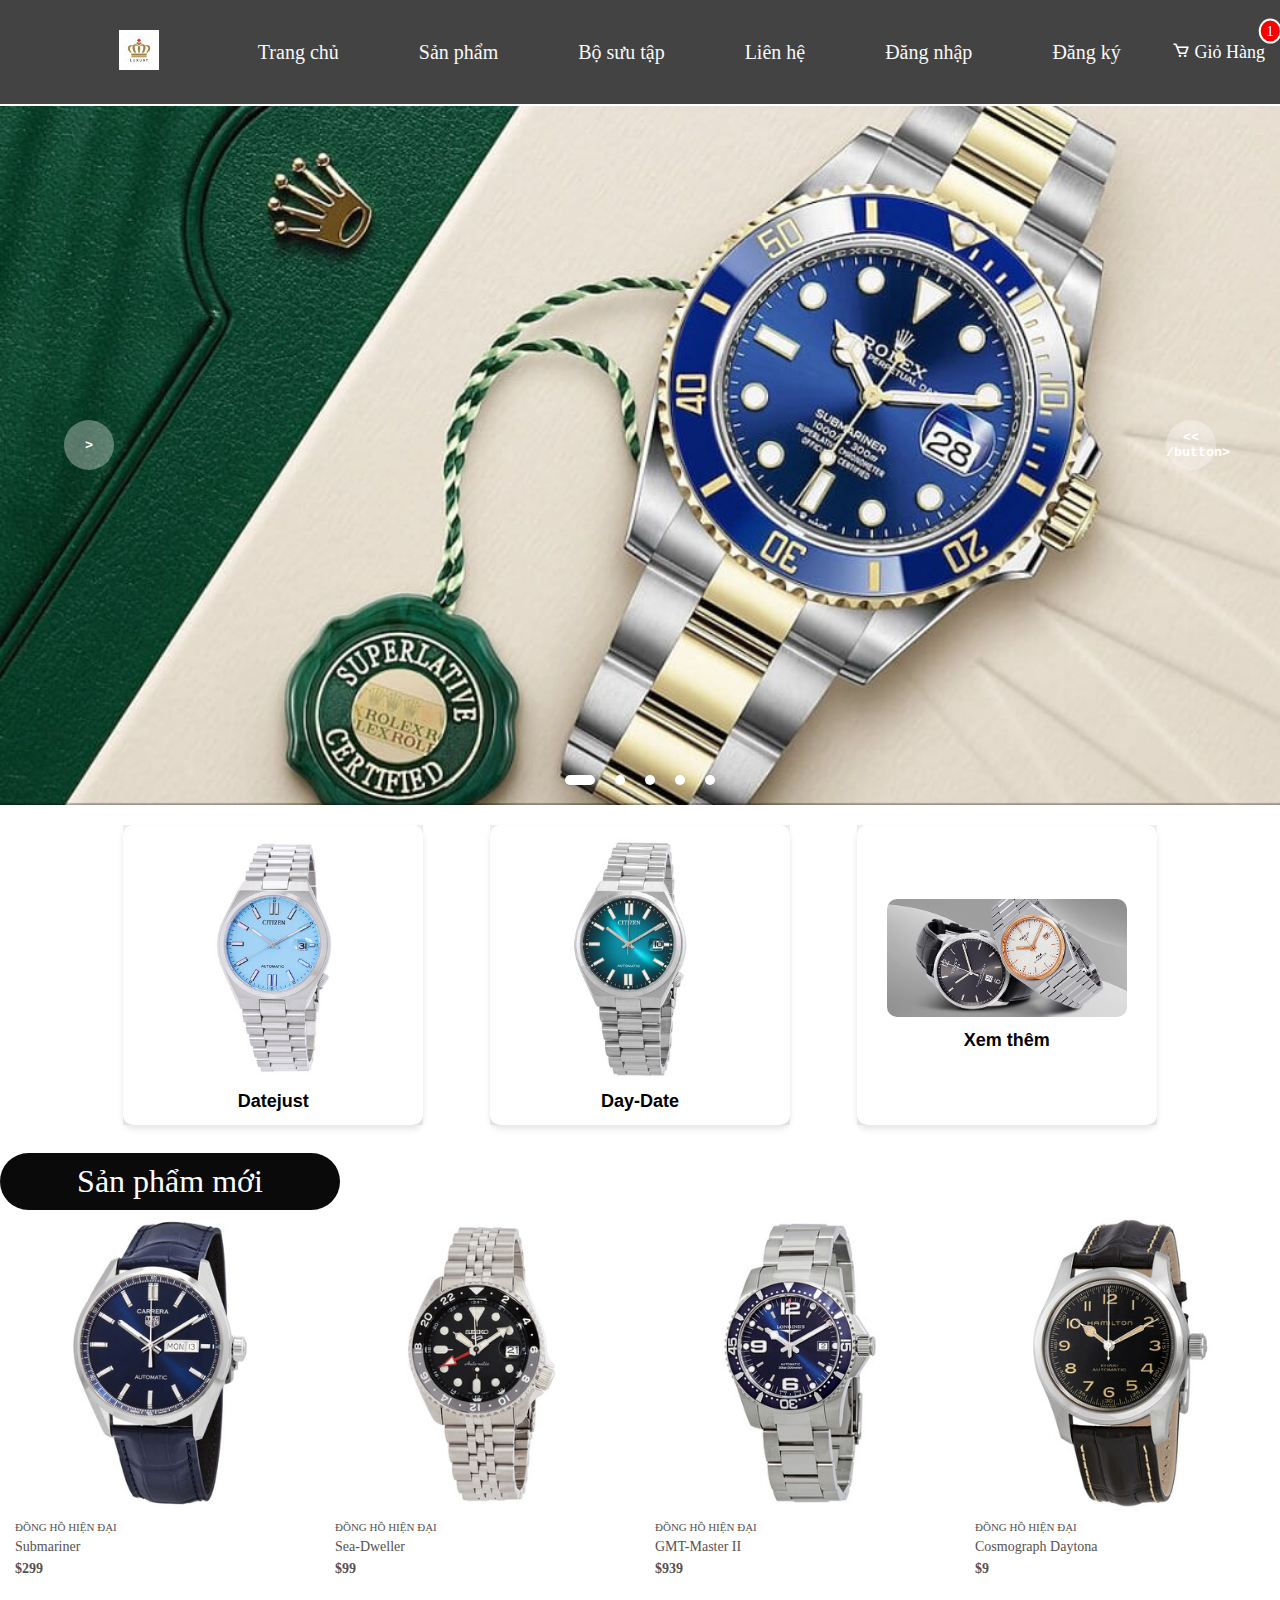
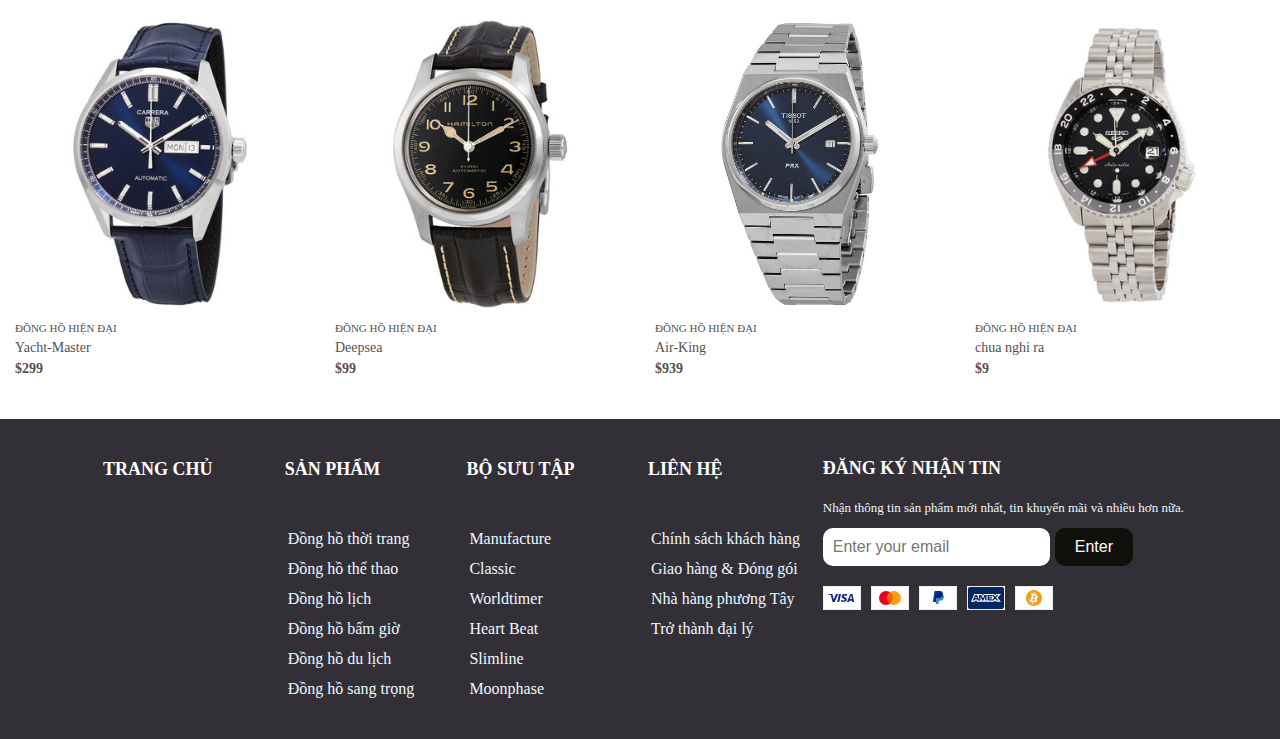
<file: index.html>
<!DOCTYPE html>
<html lang="en">

<head>
    <meta charset="UTF-8" />
    <meta name="viewport" content="width=device-width, initial-scale=1.0" />
    <link rel="stylesheet" href="style_home.css" />
    <link rel="stylesheet" href="slide.css" />
    <link rel="stylesheet" href="cart.css" />
    <link href="https://unpkg.com/boxicons@2.1.1/css/boxicons.min.css" rel="stylesheet" />
    <title>Thế giới đồng hồ</title>
</head>

<body>
    <div id="wrapper">
        <div id="header">
            <nav class="container">
                <a href="" id="logo">
                    <img src="picture/logo.png" alt="" />
                </a>
                <ul id="main-menu">
                    <li><a href="./index.html">Trang chủ</a></li>
                    <li>
                        <a href="./product.html">Sản phẩm</a>
                        <ul class="sub-menu">
                            <li><a href="">Đồng hồ thời trang</a></li>
                            <li><a href="">Đồng hồ thể thao</a></li>
                            <li><a href="">Đồng hồ lịch</a></li>
                            <li><a href="">Đồng hồ bấm giờ</a></li>
                            <li><a href="">Đồng hồ du lịch</a></li>
                            <li><a href="">Đồng hồ sang trọng</a></li>
                        </ul>
                    </li>
                    <li><a href="./Colection.html">Bộ sưu tập</a></li>
                    <li><a href="./contact.html">Liên hệ</a></li>
                    <li id="in"><a href="./sign-in.html">Đăng nhập</a></li>
                    <li id="up"><a href="./sign-up.html">Đăng ký</a></li>
                </ul>
                <div class="cart-container">
                    <a href="javascript:void(0);" class="cart-title" onclick="toggleCartMenu()">
                        <i class="bx bx-cart"></i> Giỏ Hàng
                        <span id="cartCount" class="cart-count">0</span>
                    </a>
                    <ul class="cart-menu" id="cartMenu">
                        <li class="cart-item">
                            <div class="cart-item-img">
                                <img src="picture/1.png" alt="Product Image" />
                            </div>
                            <div class="cart-item-info">
                                <a href="product.html">Tên sản phẩm</a>
                                <div class="cart-item-info-detail">
                                    <p>Màu sắc: Hồng nhạt</p>
                                    <p>Size: M</p>
                                </div>
                                <div class="cart-item-quantity">
                                    <button class="cart-item-quantity-decrease">-</button>
                                    <input type="number" value="1" min="1" />
                                    <button class="cart-item-quantity-increase">+</button>
                                </div>
                                <div class="cart-item-price">
                                    <p>Giá: 500,000 VND</p>
                                </div>
                            </div>
                        </li>
                        <li class="cart-menu-footer">
                            <a href="cart.html" class="cart-view-button">Xem Giỏ Hàng</a>
                            <a href="sign-in.html" class="cart-login-button">Đăng Nhập</a>
                        </li>
                    </ul>
                </div>
            </nav>
        </div>
    </div>
    <div id="main">
        <div class="slider">
            <div class="list">
                <div class="item">
                    <img src="picture/1.png" alt="" />
                </div>
                <div class="item">
                    <img src="picture/2.png" alt="" />
                </div>
                <div class="item">
                    <img src="picture/3.png" alt="" />
                </div>
                <div class="item">
                    <img src="picture/4.png" alt="" />
                </div>
                <div class="item">
                    <img src="picture/5.png" alt="" />
                </div>
            </div>
            <div class="buttons">
                <button id="prev">></button>
                <button id="next">
                    << /button>
            </div>
            <ul class="dots">
                <li class="active"></li>
                <li></li>
                <li></li>
                <li></li>
                <li></li>
            </ul>
        </div>

        <div class="container">
            <button>
                <div class="section">
                    <a href="./product.html">
                        <img src="picture/en1.jpg" alt="Datejust" />
                    </a>
                    <h2>Datejust</h2>
                </div>
            </button>

            <button>
                <div class="section">
                    <a href="./product.html">
                        <img src="picture/en2.jpg" alt="Day-Date" />
                    </a>
                    <h2>Day-Date</h2>
                </div>
            </button>

            <button>
                <div class="section">
                    <a href="./product.html">
                        <img src="picture/en3.jpg" alt="See more" />
                    </a>
                    <h2>Xem thêm</h2>
                </div>
            </button>
        </div>
        <div class="new">Sản phẩm mới</div>
        <ul class="products">
            <li>
                <div class="product-item">
                    <div class="product-top">
                        <a href="" class="product-img">
                            <img src="picture/anh1.jpeg" alt="" />
                        </a>
                        <a href="" class="buy-now">Buy now</a>
                    </div>
                    <div class="product-inf">
                        <a href="" class="product-cat">Đồng hồ hiện đại</a>
                        <a href="" class="product-name">Submariner</a>
                        <div class="product-price">$299</div>
                    </div>
                </div>
            </li>
            <li>
                <div class="product-item">
                    <div class="product-top">
                        <a href="" class="product-img">
                            <img src="picture/anh2.jpeg" alt="" />
                        </a>
                        <a href="" class="buy-now">Buy now</a>
                    </div>
                    <div class="product-inf">
                        <a href="" class="product-cat">Đồng hồ hiện đại </a>
                        <a href="" class="product-name">Sea-Dweller</a>
                        <div class="product-price">$99</div>
                    </div>
                </div>
            </li>
            <li>
                <div class="product-item">
                    <div class="product-top">
                        <a href="" class="product-img">
                            <img src="picture/anh3.webp" alt="" />
                        </a>
                        <a href="" class="buy-now">Buy now</a>
                    </div>
                    <div class="product-inf">
                        <a href="" class="product-cat">Đồng hồ hiện đại</a>
                        <a href="" class="product-name">GMT-Master II</a>
                        <div class="product-price">$939</div>
                    </div>
                </div>
            </li>
            <li>
                <div class="product-item">
                    <div class="product-top">
                        <a href="" class="product-img">
                            <img src="picture/anh5.jpeg" alt="" />
                        </a>
                        <a href="" class="buy-now">Buy now</a>
                    </div>
                    <div class="product-inf">
                        <a href="" class="product-cat">Đồng hồ hiện đại</a>
                        <a href="" class="product-name">Cosmograph Daytona</a>
                        <div class="product-price">$9</div>
                    </div>
                </div>
            </li>
        </ul>

        <ul class="products">
            <li>
                <div class="product-item">
                    <div class="product-top">
                        <a href="" class="product-img">
                            <img src="picture/anh1.jpeg" alt="" />
                        </a>
                        <a href="" class="buy-now">Buy now</a>
                    </div>
                    <div class="product-inf">
                        <a href="" class="product-cat">Đồng hồ hiện đại</a>
                        <a href="" class="product-name">Yacht-Master</a>
                        <div class="product-price">$299</div>
                    </div>
                </div>
            </li>
            <li>
                <div class="product-item">
                    <div class="product-top">
                        <a href="" class="product-img">
                            <img src="picture/anh5.jpeg" alt="" />
                        </a>
                        <a href="" class="buy-now">Buy now</a>
                    </div>
                    <div class="product-inf">
                        <a href="" class="product-cat">Đồng hồ hiện đại</a>
                        <a href="" class="product-name">Deepsea</a>
                        <div class="product-price">$99</div>
                    </div>
                </div>
            </li>
            <li>
                <div class="product-item">
                    <div class="product-top">
                        <a href="" class="product-img">
                            <img src="picture/anh4.jpeg" alt="" />
                        </a>
                        <a href="" class="buy-now">Buy now</a>
                    </div>
                    <div class="product-inf">
                        <a href="" class="product-cat">Đồng hồ hiện đại</a>
                        <a href="" class="product-name">Air-King</a>
                        <div class="product-price">$939</div>
                    </div>
                </div>
            </li>
            <li>
                <div class="product-item">
                    <div class="product-top">
                        <a href="" class="product-img">
                            <img src="picture/anh2.jpeg" alt="" />
                        </a>
                        <a href="" class="buy-now">Buy now</a>
                    </div>
                    <div class="product-inf">
                        <a href="" class="product-cat">Đồng hồ hiện đại</a>
                        <a href="" class="product-name">chua nghi ra</a>
                        <div class="product-price">$9</div>
                    </div>
                </div>
            </li>
        </ul>
    </div>

    <footer>
        <div class="row">
            <div class="col">
                <h3>Trang chủ</h3>
            </div>
            <div class="col">
                <h3>Sản phẩm</h3>
                <ul>
                    <li><a href="">Đồng hồ thời trang</a></li>
                    <li><a href="">Đồng hồ thể thao</a></li>
                    <li><a href="">Đồng hồ lịch</a></li>
                    <li><a href="">Đồng hồ bấm giờ</a></li>
                    <li><a href="">Đồng hồ du lịch</a></li>
                    <li><a href="">Đồng hồ sang trọng</a></li>
                </ul>
            </div>
            <div class="col">
                <h3>Bộ sưu tập</h3>
                <ul>
                    <li><a href="">Manufacture</a></li>
                    <li><a href="">Classic</a></li>
                    <li><a href="">Worldtimer</a></li>
                    <li><a href="">Heart Beat</a></li>
                    <li><a href="">Slimline</a></li>
                    <li><a href="">Moonphase</a></li>
                </ul>
            </div>
            <div class="col">
                <h3>Liên hệ</h3>
                <ul>
                    <li><a href="">Chính sách khách hàng</a></li>
                    <li><a href="">Giao hàng & Đóng gói</a></li>
                    <li><a href="">Nhà hàng phương Tây</a></li>
                    <li><a href="">Trở thành đại lý</a></li>
                </ul>
            </div>
            <div class="footer-widget">
                <h3>Đăng ký nhận tin</h3>
                <p>
                    Nhận thông tin sản phẩm mới nhất, tin khuyến mãi và nhiều hơn nữa.
                </p>
                <div class="email-input">
                    <input type="email" id="email" name="email" placeholder="Enter your email" />
                    <button type="submit">Enter</button>
                </div>
                <div class="footer-payment">
                    <ul class="list-payment">
                        <li class="item">
                            <img src="./picture/pay1.jpg" alt="" />
                        </li>
                        <li class="item">
                            <img src="./picture/pay2.jpg" alt="" />
                        </li>
                        <li class="item">
                            <img src="./picture/pay3.jpg" alt="" />
                        </li>
                        <li class="item">
                            <img src="./picture/pay4.jpg" alt="" />
                        </li>
                        <li class="item">
                            <img src="./picture/pay5.jpg" alt="" />
                        </li>
                    </ul>
                </div>
            </div>
        </div>
    </footer>
    <script src="slide.js"></script>
</body>

</html>
</file>
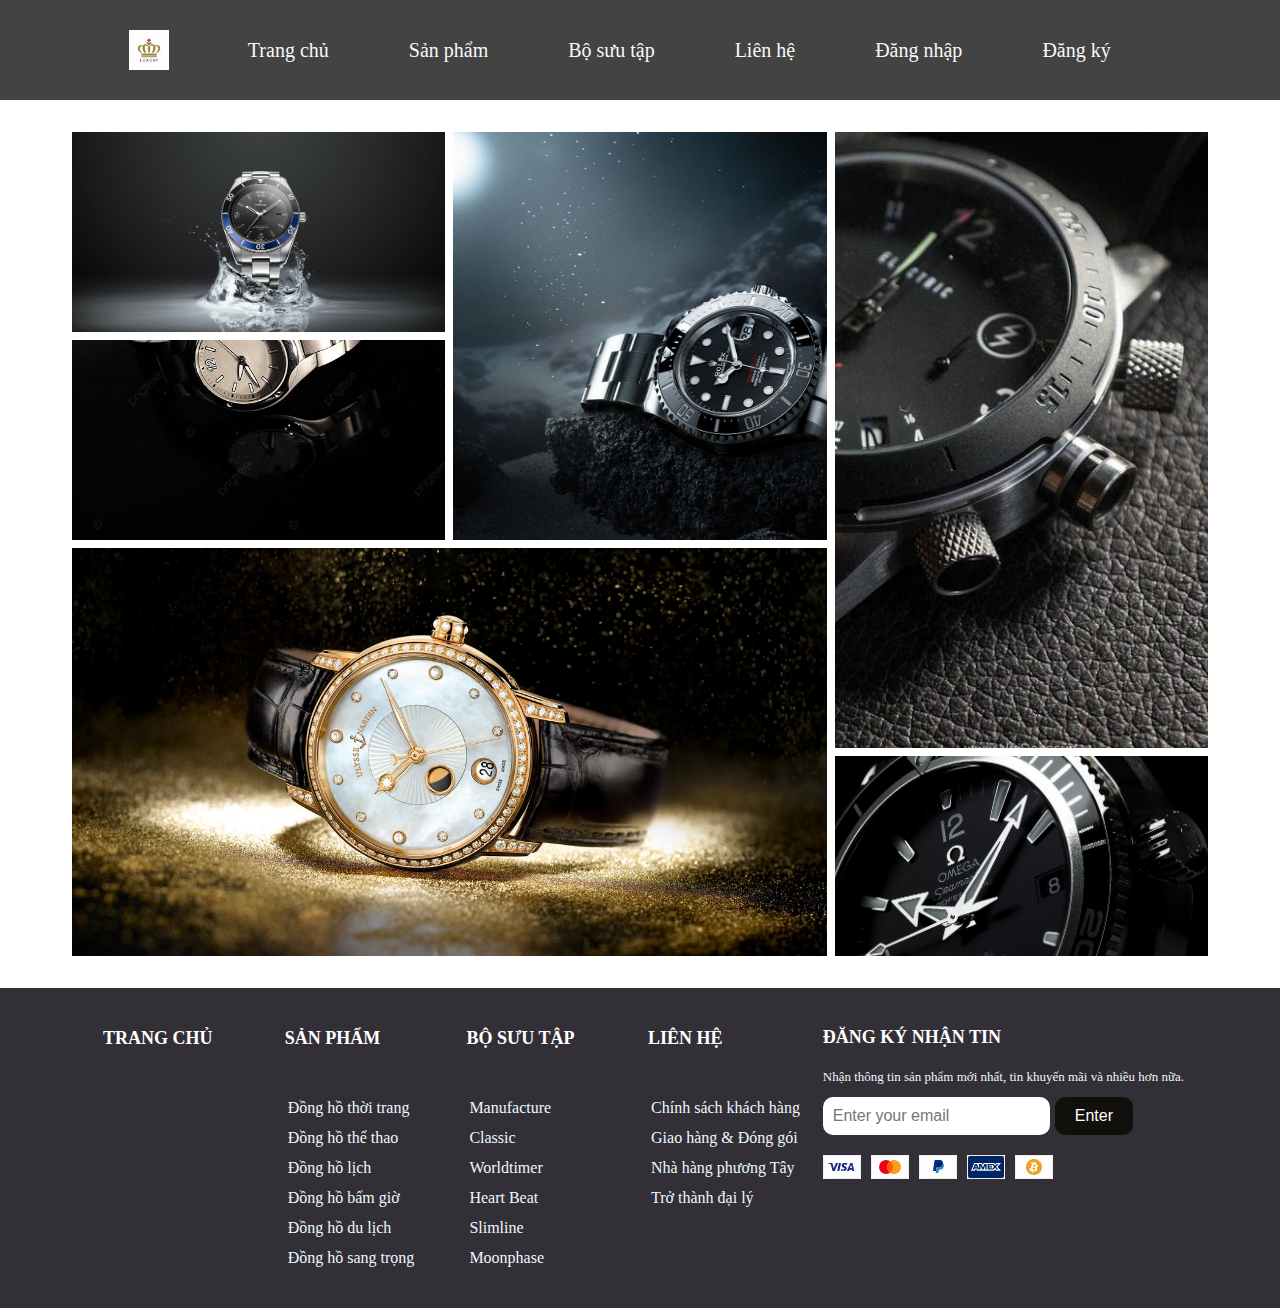
<file: Colection.html>
<html lang="en">

<head>
    <meta charset="UTF-8" />
    <meta name="viewport" content="width=device-width, initial-scale=1.0" />
    <title>Thế giới đồng hồ</title>
    <link rel="stylesheet" href="./Colection_style.css" />
    <link href="https://fonts.googleapis.com/css2?family=Roboto:wght@400;700&display=swap" rel="stylesheet" />
</head>

<body>
    <div id="wrapper">
        <div id="header">
            <nav class="container">
                <a href="" id="logo">
                    <img src="picture/logo.png" alt="" />
                </a>
                <ul id="main-menu">
                    <li><a href="./index.html">Trang chủ</a></li>
                    <li>
                        <a href="./product.html">Sản phẩm</a>
                        <ul class="sub-menu">
                            <li><a href="">Đồng hồ thời trang</a></li>
                            <li><a href="">Đồng hồ thể thao</a></li>
                            <li><a href="">Đồng hồ lịch</a></li>
                            <li><a href="">Đồng hồ bấm giờ</a></li>
                            <li><a href="">Đồng hồ du lịch</a></li>
                            <li><a href="">Đồng hồ sang trọng</a></li>
                        </ul>
                    </li>
                    <li><a href="./Colection.html">Bộ sưu tập</a></li>
                    <li><a href="./contact.html">Liên hệ</a></li>
                    <li><a href="./sign-in.html">Đăng nhập</a></li>
                    <li><a href="./sign-up.html">Đăng ký</a></li>
                </ul>
            </nav>
        </div>
    </div>

    <div class="wrapper">
        <div class="gallery">
            <div class="gallery__item gallery__item--1">
                <a href="./workspace.html" class="gallery__link">
                    <img src="picture/anh_clt_1.jpg" class="gallery__image" />
                    <div class="gallery__overlay">
                        <span>Manufacture</span>
                    </div>
                </a>
            </div>
            <div class="gallery__item gallery__item--2">
                <a href="./workspace.html" class="gallery__link">
                    <img src="picture/anh_clt_2.jpeg" class="gallery__image" />
                    <div class="gallery__overlay">
                        <span>Classic</span>
                    </div>
                </a>
            </div>
            <div class="gallery__item gallery__item--3">
                <a href="./workspace.html" class="gallery__link">
                    <img src="picture/anh_clt_3.jpeg" class="gallery__image" />
                    <div class="gallery__overlay">
                        <span>Worldtimer</span>
                    </div>
                </a>
            </div>
            <div class="gallery__item gallery__item--4">
                <a href="./workspace.html" class="gallery__link">
                    <img src="picture/anh_clt_4.jpeg" class="gallery__image" />
                    <div class="gallery__overlay">
                        <span>Mr:builuxury</span>
                    </div>
                </a>
            </div>
            <div class="gallery__item gallery__item--5">
                <a href="./workspace.html" class="gallery__link">
                    <img src="picture/anh_clt_5.jpeg" class="gallery__image" />
                    <div class="gallery__overlay">
                        <span>Slimline</span>
                    </div>
                </a>
            </div>
            <div class="gallery__item gallery__item--6">
                <a href="./workspace.html" class="gallery__link">
                    <img src="picture/anh_clt_6.jpeg" class="gallery__image" />
                    <div class="gallery__overlay">
                        <span>Moonphase</span>
                    </div>
                </a>
            </div>
        </div>
    </div>

    <script></script>

    <footer>
        <div class="row">
            <div class="col">
                <h3>Trang chủ</h3>
            </div>
            <div class="col">
                <h3>Sản phẩm</h3>
                <ul>
                    <li><a href="">Đồng hồ thời trang</a></li>
                    <li><a href="">Đồng hồ thể thao</a></li>
                    <li><a href="">Đồng hồ lịch</a></li>
                    <li><a href="">Đồng hồ bấm giờ</a></li>
                    <li><a href="">Đồng hồ du lịch</a></li>
                    <li><a href="">Đồng hồ sang trọng</a></li>
                </ul>
            </div>
            <div class="col">
                <h3>Bộ sưu tập</h3>
                <ul>
                    <li><a href="">Manufacture</a></li>
                    <li><a href="">Classic</a></li>
                    <li><a href="">Worldtimer</a></li>
                    <li><a href="">Heart Beat</a></li>
                    <li><a href="">Slimline</a></li>
                    <li><a href="">Moonphase</a></li>
                </ul>
            </div>
            <div class="col">
                <h3>Liên hệ</h3>
                <ul>
                    <li><a href="">Chính sách khách hàng</a></li>
                    <li><a href="">Giao hàng & Đóng gói</a></li>
                    <li><a href="">Nhà hàng phương Tây</a></li>
                    <li><a href="">Trở thành đại lý</a></li>
                </ul>
            </div>
            <div class="footer-widget">
                <h3>Đăng ký nhận tin</h3>
                <p>
                    Nhận thông tin sản phẩm mới nhất, tin khuyến mãi và nhiều hơn nữa.
                </p>
                <div class="email-input">
                    <input type="email" id="email" name="email" placeholder="Enter your email" />
                    <button type="submit">Enter</button>
                </div>
                <div class="footer-payment">
                    <ul class="list-payment">
                        <li class="item">
                            <img src="./picture/pay1.jpg" alt="" />
                        </li>
                        <li class="item">
                            <img src="./picture/pay2.jpg" alt="" />
                        </li>
                        <li class="item">
                            <img src="./picture/pay3.jpg" alt="" />
                        </li>
                        <li class="item">
                            <img src="./picture/pay4.jpg" alt="" />
                        </li>
                        <li class="item">
                            <img src="./picture/pay5.jpg" alt="" />
                        </li>
                    </ul>
                </div>
            </div>
        </div>
    </footer>
</body>

</html>
</file>
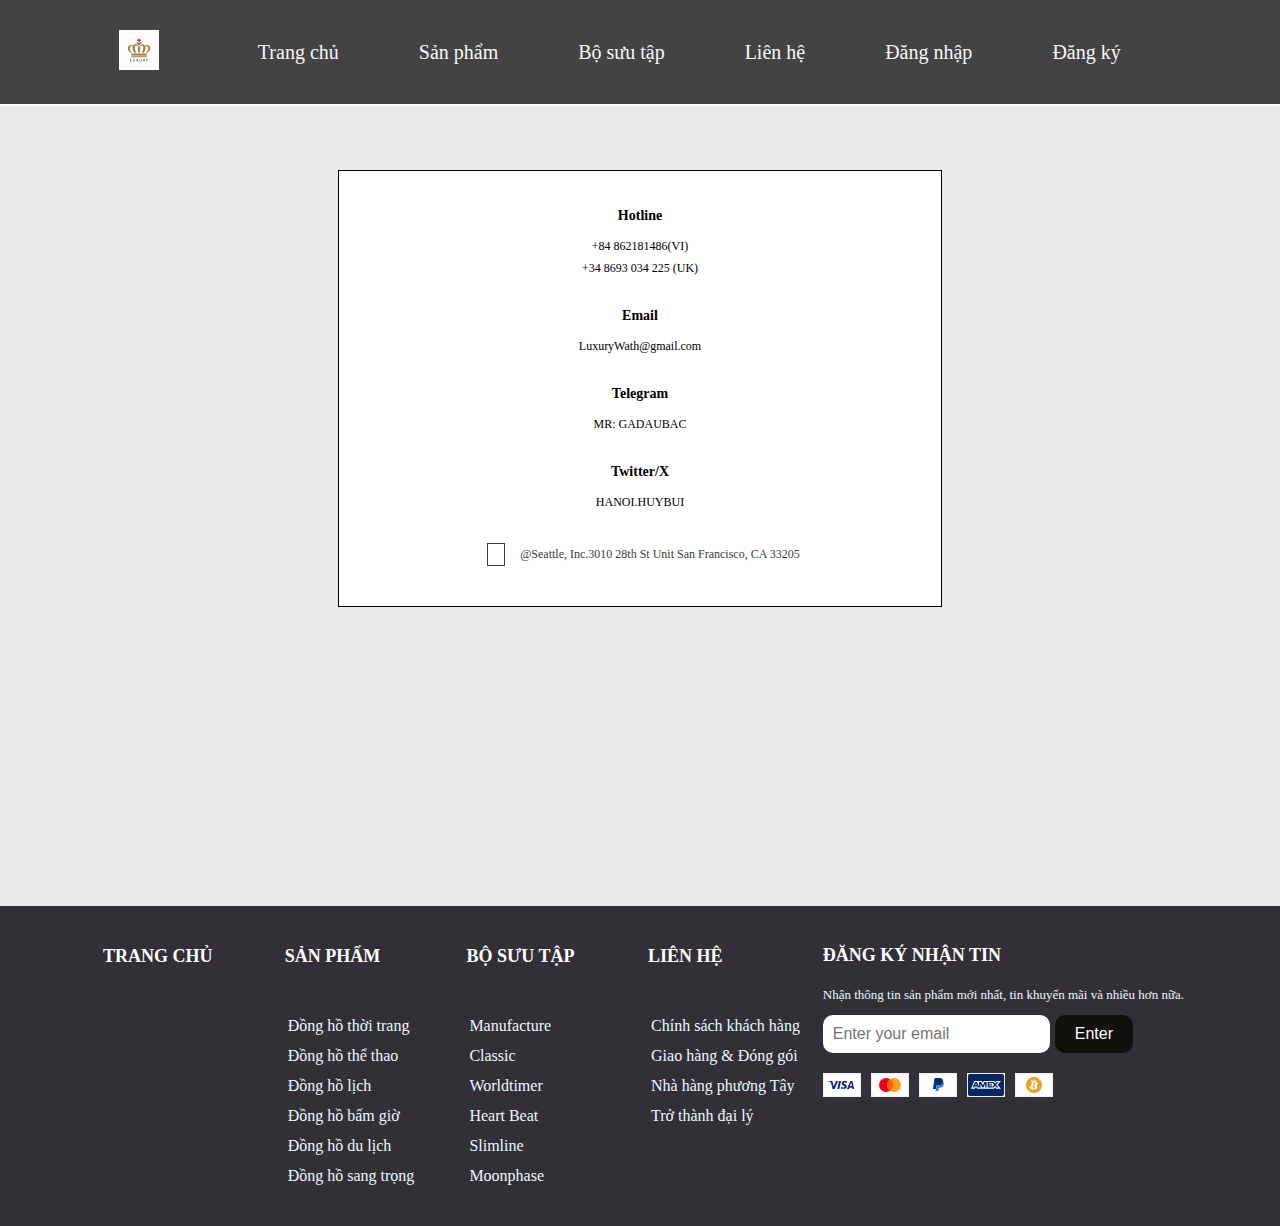
<file: contact.html>
<!DOCTYPE html>
<html lang="en">

<head>
    <meta charset="UTF-8" />
    <meta name="viewport" content="width=device-width, initial-scale=1.0" />
    <title>Thế giới đồng hồ</title>
    <link rel="stylesheet" href="Contact_style.css" />
</head>

<body>
    <div id="wrapper">
        <div id="header">
            <nav class="container">
                <a href="" id="logo">
                    <img src="picture/logo.png" alt="" />
                </a>
                <ul id="main-menu">
                    <li><a href="./index.html">Trang chủ</a></li>
                    <li>
                        <a href="./product.html">Sản phẩm</a>
                        <ul class="sub-menu">
                            <li><a href="">Đồng hồ thời trang</a></li>
                            <li><a href="">Đồng hồ thể thao</a></li>
                            <li><a href="">Đồng hồ lịch</a></li>
                            <li><a href="">Đồng hồ bấm giờ</a></li>
                            <li><a href="">Đồng hồ du lịch</a></li>
                            <li><a href="">Đồng hồ sang trọng</a></li>
                        </ul>
                    </li>
                    <li><a href="./Colection.html">Bộ sưu tập</a></li>
                    <li><a href="./contact.html">Liên hệ</a></li>
                    <li id="in"><a href="./sign-in.html">Đăng nhập</a></li>
                    <li id="up"><a href="./sign-up.html">Đăng ký</a></li>
                </ul>
            </nav>
        </div>

        <div id="container">
            <div style="
            width: 100%;
            height: 100%;
            padding-top: 60px;
            padding-bottom: 289px;
            background: #eaeaea;
            justify-content: center;
            align-items: center;
            display: inline-flex;
          ">
                <div style="
              flex: 1 1 0;
              align-self: stretch;
              padding: 10px;
              flex-direction: column;
              justify-content: center;
              align-items: center;
              gap: 10px;
              display: inline-flex;
            ">
                    <div style="
                height: 403px;
                padding-left: 141px;
                padding-right: 141px;
                padding-top: 16px;
                padding-bottom: 16px;
                background: white;
                border: 0.5px black solid;
                flex-direction: column;
                justify-content: center;
                align-items: center;
                gap: 32px;
                display: flex;
              ">
                        <div style="
                  flex-direction: column;
                  justify-content: flex-start;
                  align-items: center;
                  gap: 16px;
                  display: flex;
                ">
                            <div style="
                    color: black;
                    font-size: 14px;
                    font-family: Source Sans Pro;
                    font-weight: 700;
                    word-wrap: break-word;
                  ">
                                Hotline
                            </div>
                            <div style="
                    flex-direction: column;
                    justify-content: center;
                    align-items: center;
                    gap: 8px;
                    display: flex;
                  ">
                                <div style="
                      color: black;
                      font-size: 12px;
                      font-family: Source Sans Pro;
                      font-weight: 400;
                      word-wrap: break-word;
                    ">
                                    +84 862181486(VI)
                                </div>
                                <div style="
                      color: black;
                      font-size: 12px;
                      font-family: Source Sans Pro;
                      font-weight: 400;
                      word-wrap: break-word;
                    ">
                                    +34 8693 034 225 (UK)
                                </div>
                            </div>
                        </div>
                        <div style="
                  flex-direction: column;
                  justify-content: flex-start;
                  align-items: center;
                  gap: 16px;
                  display: flex;
                ">
                            <div style="
                    color: black;
                    font-size: 14px;
                    font-family: Source Sans Pro;
                    font-weight: 700;
                    word-wrap: break-word;
                  ">
                                Email
                            </div>
                            <div style="
                    color: black;
                    font-size: 12px;
                    font-family: Source Sans Pro;
                    font-weight: 400;
                    word-wrap: break-word;
                  ">
                                LuxuryWath@gmail.com
                            </div>
                        </div>
                        <div style="
                  flex-direction: column;
                  justify-content: center;
                  align-items: center;
                  gap: 16px;
                  display: flex;
                ">
                            <div style="
                    color: black;
                    font-size: 14px;
                    font-family: Source Sans Pro;
                    font-weight: 700;
                    word-wrap: break-word;
                  ">
                                Telegram
                            </div>
                            <div style="
                    color: black;
                    font-size: 12px;
                    font-family: Source Sans Pro;
                    font-weight: 400;
                    word-wrap: break-word;
                  ">
                                MR: GADAUBAC
                            </div>
                        </div>
                        <div style="
                  flex-direction: column;
                  justify-content: center;
                  align-items: center;
                  gap: 16px;
                  display: flex;
                ">
                            <div style="
                    color: black;
                    font-size: 14px;
                    font-family: Source Sans Pro;
                    font-weight: 700;
                    word-wrap: break-word;
                  ">
                                Twitter/X
                            </div>
                            <div style="
                    color: black;
                    font-size: 12px;
                    font-family: Source Sans Pro;
                    font-weight: 400;
                    word-wrap: break-word;
                  ">
                                HANOI.HUYBUI
                            </div>
                        </div>
                        <div style="
                  justify-content: flex-start;
                  align-items: center;
                  gap: 8px;
                  display: inline-flex;
                ">
                            <div style="
                    width: 24px;
                    height: 24px;
                    padding-top: 1px;
                    padding-bottom: 1.99px;
                    padding-left: 4px;
                    padding-right: 4px;
                    justify-content: center;
                    align-items: center;
                    display: flex;
                  ">
                                <div style="
                      width: 16px;
                      height: 21.01px;
                      border: 1.5px #3b3b3b solid;
                    "></div>
                            </div>
                            <div style="
                    color: #3b3b3b;
                    font-size: 12px;
                    font-family: Source Sans Pro;
                    font-weight: 400;
                    word-wrap: break-word;
                  ">
                                @Seattle, Inc.3010 28th St Unit San Francisco, CA 33205
                            </div>
                        </div>
                    </div>
                </div>
            </div>
        </div>
    </div>

    <footer>
        <div class="row">
            <div class="col">
                <h3>Trang chủ</h3>
            </div>
            <div class="col">
                <h3>Sản phẩm</h3>
                <ul>
                    <li><a href="">Đồng hồ thời trang</a></li>
                    <li><a href="">Đồng hồ thể thao</a></li>
                    <li><a href="">Đồng hồ lịch</a></li>
                    <li><a href="">Đồng hồ bấm giờ</a></li>
                    <li><a href="">Đồng hồ du lịch</a></li>
                    <li><a href="">Đồng hồ sang trọng</a></li>
                </ul>
            </div>
            <div class="col">
                <h3>Bộ sưu tập</h3>
                <ul>
                    <li><a href="">Manufacture</a></li>
                    <li><a href="">Classic</a></li>
                    <li><a href="">Worldtimer</a></li>
                    <li><a href="">Heart Beat</a></li>
                    <li><a href="">Slimline</a></li>
                    <li><a href="">Moonphase</a></li>
                </ul>
            </div>
            <div class="col">
                <h3>Liên hệ</h3>
                <ul>
                    <li><a href="">Chính sách khách hàng</a></li>
                    <li><a href="">Giao hàng & Đóng gói</a></li>
                    <li><a href="">Nhà hàng phương Tây</a></li>
                    <li><a href="">Trở thành đại lý</a></li>
                </ul>
            </div>
            <div class="footer-widget">
                <h3>Đăng ký nhận tin</h3>
                <p>
                    Nhận thông tin sản phẩm mới nhất, tin khuyến mãi và nhiều hơn nữa.
                </p>
                <div class="email-input">
                    <input type="email" id="email" name="email" placeholder="Enter your email" />
                    <button type="submit">Enter</button>
                </div>
                <div class="footer-payment">
                    <ul class="list-payment">
                        <li class="item">
                            <img src="./picture/pay1.jpg" alt="" />
                        </li>
                        <li class="item">
                            <img src="./picture/pay2.jpg" alt="" />
                        </li>
                        <li class="item">
                            <img src="./picture/pay3.jpg" alt="" />
                        </li>
                        <li class="item">
                            <img src="./picture/pay4.jpg" alt="" />
                        </li>
                        <li class="item">
                            <img src="./picture/pay5.jpg" alt="" />
                        </li>
                    </ul>
                </div>
            </div>
        </div>
    </footer>
</body>

</html>
</file>
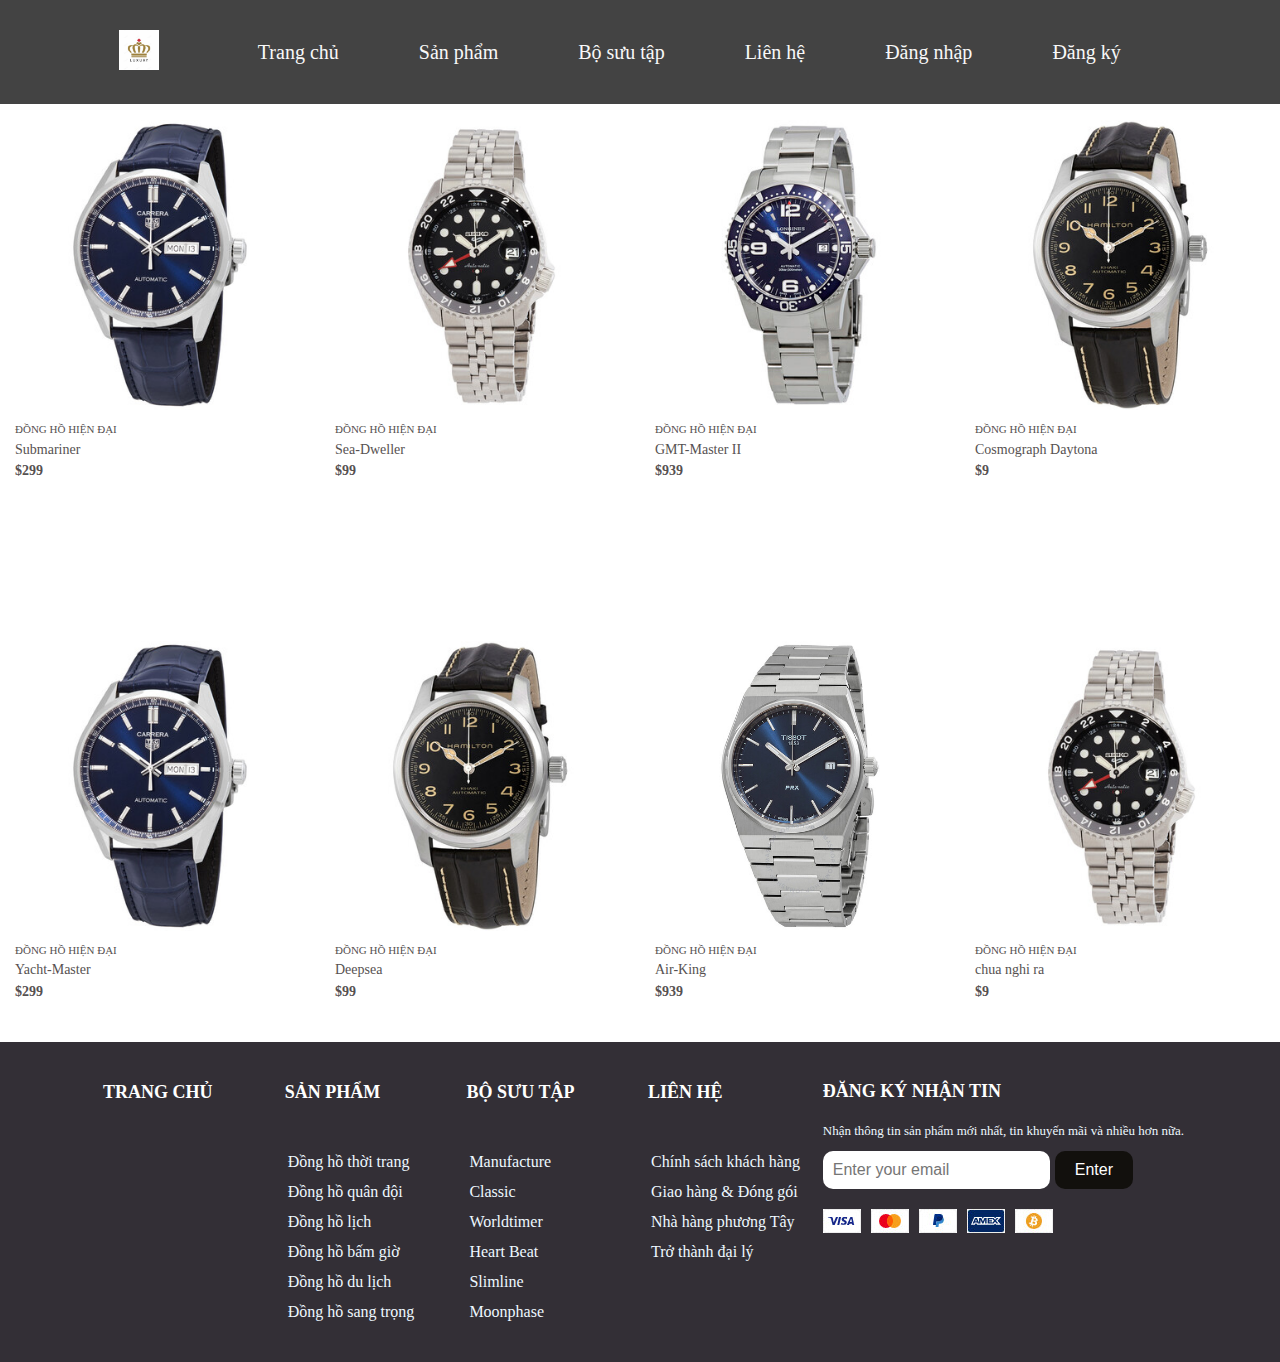
<file: product.html>
<!DOCTYPE html>
<html lang="en">

<head>
    <meta charset="UTF-8">
    <meta name="viewport" content="width=device-width, initial-scale=1.0">
    <title>Thế giới đồng hồ</title>
    <link rel="stylesheet" href="product_style.css">
</head>

<body>
    <div id="wrapper">
        <div id="header">
            <nav class="container">
                <a href="" id="logo">
                    <img src="picture/logo.png" alt="">
                </a>
                <ul id="main-menu">
                    <li><a href="./index.html">Trang chủ</a></li>
                    <li><a href="./product.html">Sản phẩm</a>
                        <ul class="sub-menu">
                            <li><a href="">Đồng hồ thời trang</a></li>
                            <li><a href="">Đồng hồ thể thao</a></li>
                            <li><a href="">Đồng hồ lịch</a></li>
                            <li><a href="">Đồng hồ bấm giờ</a></li>
                            <li><a href="">Đồng hồ du lịch</a></li>
                            <li><a href="">Đồng hồ sang trọng</a></li>
                        </ul>
                    </li>
                    <li><a href="./Colection.html">Bộ sưu tập</a></li>
                    <li><a href="./contact.html">Liên hệ</a></li>
                    <li id="in"><a href="./sign-in.html">Đăng nhập</a></li>
                    <li id="up"><a href="./sign-up.html">Đăng ký</a></li>
                </ul>

            </nav>
        </div>

        <ul class="products">
            <li>
                <div class="product-item">
                    <div class="product-top">
                        <a href="" class="product-img">
                            <img src="picture/anh1.jpeg" alt="">
                        </a>
                        <a href="" class="buy-now">Buy now</a>
                    </div>
                    <div class="product-inf">
                        <a href="" class="product-cat">Đồng hồ hiện đại</a>
                        <a href="" class="product-name">Submariner</a>
                        <div class="product-price">$299</div>
                    </div>

                </div>
            </li>
            <li>
                <div class="product-item">
                    <div class="product-top">
                        <a href="" class="product-img">
                            <img src="picture/anh2.jpeg" alt="">
                        </a>
                        <a href="" class="buy-now">Mua ngay</a>

                    </div>
                    <div class="product-inf">
                        <a href="" class="product-cat">Đồng hồ hiện đại </a>
                        <a href="" class="product-name">Sea-Dweller</a>
                        <div class="product-price">$99</div>
                    </div>

                </div>
            </li>
            <li>
                <div class="product-item">
                    <div class="product-top">
                        <a href="" class="product-img">
                            <img src="picture/anh3.webp" alt="">
                        </a>
                        <a href="" class="buy-now">Mua ngay</a>

                    </div>
                    <div class="product-inf">
                        <a href="" class="product-cat">Đồng hồ hiện đại</a>
                        <a href="" class="product-name">GMT-Master II</a>
                        <div class="product-price">$939</div>
                    </div>

                </div>
            </li>
            <li>
                <div class="product-item">
                    <div class="product-top">
                        <a href="" class="product-img">
                            <img src="picture/anh5.jpeg" alt="">
                        </a>
                        <a href="" class="buy-now">Mua ngay</a>

                    </div>
                    <div class="product-inf">
                        <a href="" class="product-cat">Đồng hồ hiện đại</a>
                        <a href="" class="product-name">Cosmograph Daytona</a>
                        <div class="product-price">$9</div>
                    </div>

                </div>
            </li>
        </ul>

        <ul class="products">
            <li>
                <div class="product-item">
                    <div class="product-top">
                        <a href="" class="product-img">
                            <img src="picture/anh1.jpeg" alt="">
                        </a>
                        <a href="" class="buy-now">Mua ngay</a>
                    </div>
                    <div class="product-inf">
                        <a href="" class="product-cat">Đồng hồ hiện đại</a>
                        <a href="" class="product-name">Yacht-Master</a>
                        <div class="product-price">$299</div>
                    </div>

                </div>
            </li>
            <li>
                <div class="product-item">
                    <div class="product-top">
                        <a href="" class="product-img">
                            <img src="picture/anh5.jpeg" alt="">
                        </a>
                        <a href="" class="buy-now">Mua ngay</a>

                    </div>
                    <div class="product-inf">
                        <a href="" class="product-cat">Đồng hồ hiện đại</a>
                        <a href="" class="product-name">Deepsea</a>
                        <div class="product-price">$99</div>
                    </div>

                </div>
            </li>
            <li>
                <div class="product-item">
                    <div class="product-top">
                        <a href="" class="product-img">
                            <img src="picture/anh4.jpeg" alt="">
                        </a>
                        <a href="" class="buy-now">Mua ngay</a>

                    </div>
                    <div class="product-inf">
                        <a href="" class="product-cat">Đồng hồ hiện đại</a>
                        <a href="" class="product-name">Air-King</a>
                        <div class="product-price">$939</div>
                    </div>

                </div>
            </li>
            <li>
                <div class="product-item">
                    <div class="product-top">
                        <a href="" class="product-img">
                            <img src="picture/anh2.jpeg" alt="">
                        </a>
                        <a href="" class="buy-now">Mua ngay</a>

                    </div>
                    <div class="product-inf">
                        <a href="" class="product-cat">Đồng hồ hiện đại</a>
                        <a href="" class="product-name">chua nghi ra</a>
                        <div class="product-price">$9</div>
                    </div>

                </div>
            </li>
        </ul>

        <footer>
            <div class="row">
                <div class="col">
                    <h3>Trang chủ</h3>
                </div>
                <div class="col">
                    <h3>Sản phẩm</h3>
                    <ul>
                        <li><a href="">Đồng hồ thời trang</a></li>
                        <li><a href="">Đồng hồ quân đội</a></li>
                        <li><a href="">Đồng hồ lịch</a></li>
                        <li><a href="">Đồng hồ bấm giờ</a></li>
                        <li><a href="">Đồng hồ du lịch</a></li>
                        <li><a href="">Đồng hồ sang trọng</a></li>
                    </ul>
                </div>
                <div class="col">
                    <h3>Bộ sưu tập</h3>
                    <ul>
                        <li><a href="">Manufacture</a></li>
                        <li><a href="">Classic</a></li>
                        <li><a href="">Worldtimer</a></li>
                        <li><a href="">Heart Beat</a></li>
                        <li><a href="">Slimline</a></li>
                        <li><a href="">Moonphase</a></li>
                    </ul>
                </div>
                <div class="col">
                    <h3>Liên hệ</h3>
                    <ul>
                        <li><a href="">Chính sách khách hàng</a></li>
                        <li><a href="">Giao hàng & Đóng gói</a></li>
                        <li><a href="">Nhà hàng phương Tây</a></li>
                        <li><a href="">Trở thành đại lý</a></li>
                    </ul>
                </div>
                <div class="footer-widget">
                    <h3>Đăng ký nhận tin</h3>
                    <p>Nhận thông tin sản phẩm mới nhất, tin khuyến mãi và nhiều hơn nữa.</p>
                    <div class="email-input">
                        <input type="email" id="email" name="email" placeholder="Enter your email">
                        <button type="submit">Enter</button>
                    </div>
                    <div class="footer-payment">
                        <ul class="list-payment">
                            <li class="item">
                                <img src="./picture/pay1.jpg" alt="">
                            </li>
                            <li class="item">
                                <img src="./picture/pay2.jpg" alt="">
                            </li>
                            <li class="item">
                                <img src="./picture/pay3.jpg" alt="">
                            </li>
                            <li class="item">
                                <img src="./picture/pay4.jpg" alt="">
                            </li>
                            <li class="item">
                                <img src="./picture/pay5.jpg" alt="">
                            </li>
                        </ul>
                    </div>
                </div>
            </div>
        </footer>

</body>

</html>
</file>
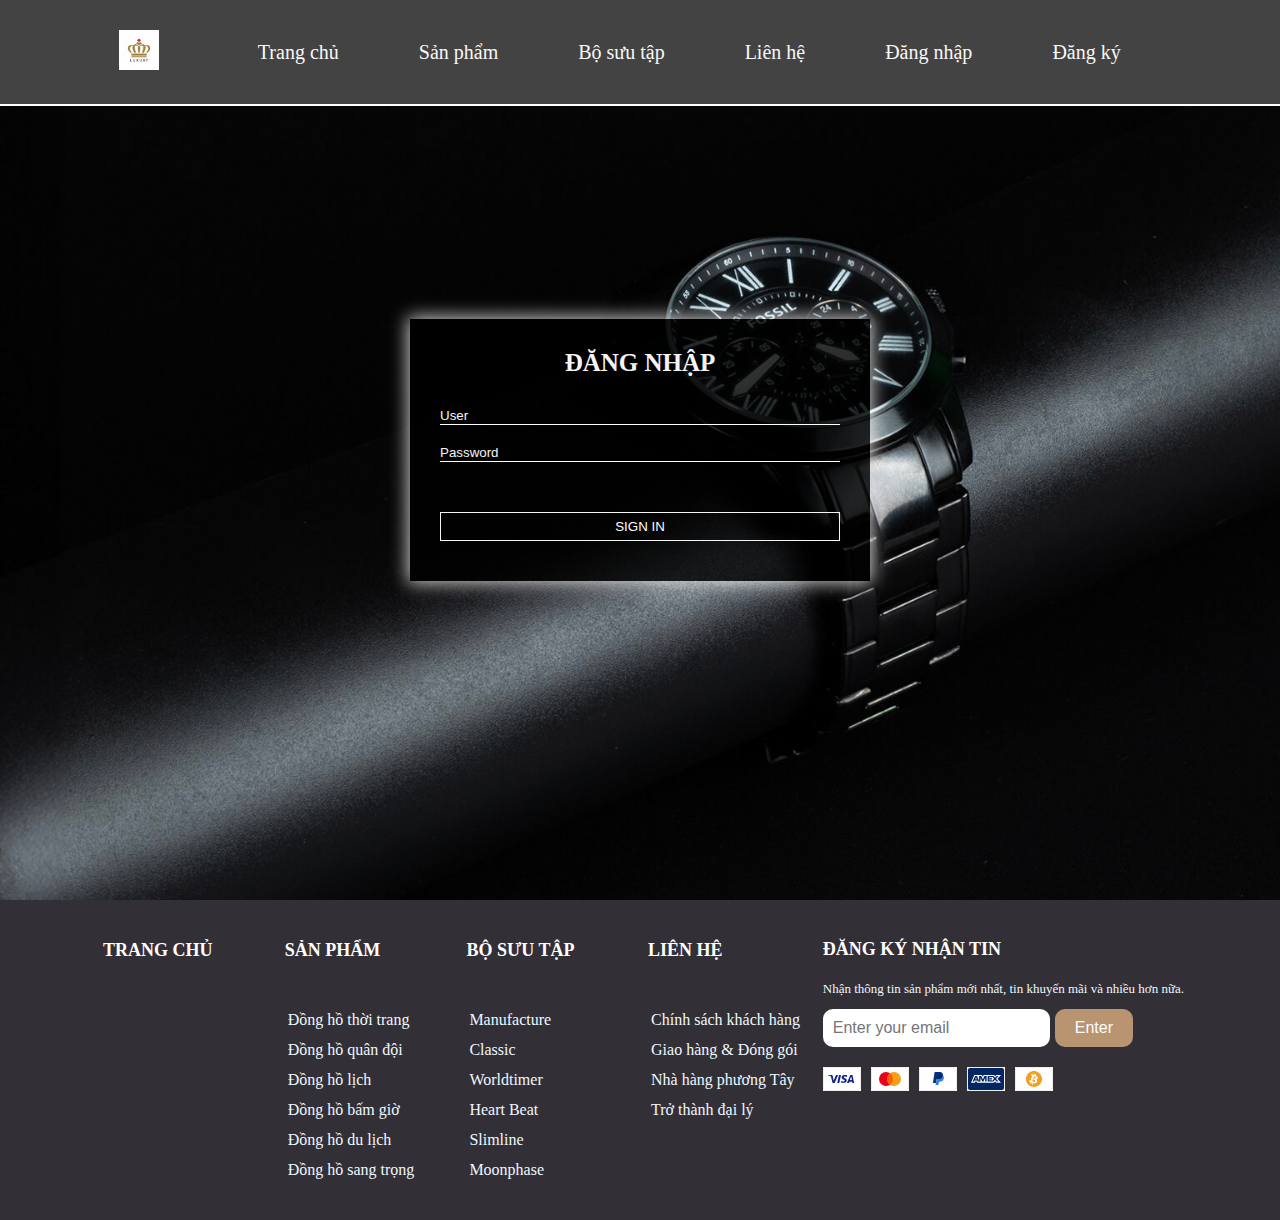
<file: sign-in.html>
<!DOCTYPE html>
<html lang="en">

<head>
    <meta charset="UTF-8" />
    <meta http-equiv="X-UA-Compatible" content="IE=edge" />
    <meta name="viewport" content="width=device-width, initial-scale=1.0" />
    <link rel="stylesheet" href="sign-in-style.css" />
    <title>Thế giới đồng hồ</title>
</head>

<body>
    <div id="wrapper">
        <div id="header">
            <nav class="container">
                <a href="" id="logo">
                    <img src="picture/logo.png" alt="" />
                </a>
                <ul id="main-menu">
                    <li><a href="./index.html">Trang chủ</a></li>
                    <li>
                        <a href="./product.html">Sản phẩm</a>
                        <ul class="sub-menu">
                            <li><a href="">Đồng hồ thời trang</a></li>
                            <li><a href="">Đồng hồ quân đội</a></li>
                            <li><a href="">Đồng hồ lịch</a></li>
                            <li><a href="">Đồng hồ bấm giờ</a></li>
                            <li><a href="">Đồng hồ du lịch</a></li>
                            <li><a href="">Đồng hồ sang trọng</a></li>
                        </ul>
                    </li>
                    <li><a href="./Colection.html">Bộ sưu tập</a></li>
                    <li><a href="./contact.html">Liên hệ</a></li>
                    <li><a href="./sign-in.html">Đăng nhập</a></li>
                    <li><a href="./sign-up.html">Đăng ký</a></li>
                </ul>
            </nav>
        </div>
        <form action="" id="form-login">
            <h1 class="form-heading">ĐĂNG NHẬP</h1>
            <div class="form-group">
                <input type="text" class="form-input" placeholder="User" />
            </div>
            <div class="form-group">
                <input type="password" class="form-input" placeholder="Password" />
            </div>
            <input type="submit" value="Sign in" class="form-submit" />
        </form>
    </div>

    <footer>
        <div class="row">
            <div class="col">
                <h3>Trang chủ</h3>
            </div>
            <div class="col">
                <h3>Sản phẩm</h3>
                <ul>
                    <li><a href="">Đồng hồ thời trang</a></li>
                    <li><a href="">Đồng hồ quân đội</a></li>
                    <li><a href="">Đồng hồ lịch</a></li>
                    <li><a href="">Đồng hồ bấm giờ</a></li>
                    <li><a href="">Đồng hồ du lịch</a></li>
                    <li><a href="">Đồng hồ sang trọng</a></li>
                </ul>
            </div>
            <div class="col">
                <h3>Bộ sưu tập</h3>
                <ul>
                    <li><a href="">Manufacture</a></li>
                    <li><a href="">Classic</a></li>
                    <li><a href="">Worldtimer</a></li>
                    <li><a href="">Heart Beat</a></li>
                    <li><a href="">Slimline</a></li>
                    <li><a href="">Moonphase</a></li>
                </ul>
            </div>
            <div class="col">
                <h3>Liên hệ</h3>
                <ul>
                    <li><a href="">Chính sách khách hàng</a></li>
                    <li><a href="">Giao hàng & Đóng gói</a></li>
                    <li><a href="">Nhà hàng phương Tây</a></li>
                    <li><a href="">Trở thành đại lý</a></li>
                </ul>
            </div>
            <div class="footer-widget">
                <h3>Đăng ký nhận tin</h3>
                <p>
                    Nhận thông tin sản phẩm mới nhất, tin khuyến mãi và nhiều hơn nữa.
                </p>
                <div class="email-input">
                    <input type="email" id="email" name="email" placeholder="Enter your email" />
                    <button type="submit">Enter</button>
                </div>
                <div class="footer-payment">
                    <ul class="list-payment">
                        <li class="item">
                            <img src="./picture/pay1.jpg" alt="" />
                        </li>
                        <li class="item">
                            <img src="./picture/pay2.jpg" alt="" />
                        </li>
                        <li class="item">
                            <img src="./picture/pay3.jpg" alt="" />
                        </li>
                        <li class="item">
                            <img src="./picture/pay4.jpg" alt="" />
                        </li>
                        <li class="item">
                            <img src="./picture/pay5.jpg" alt="" />
                        </li>
                    </ul>
                </div>
            </div>
        </div>
    </footer>
</body>

</html>
</file>
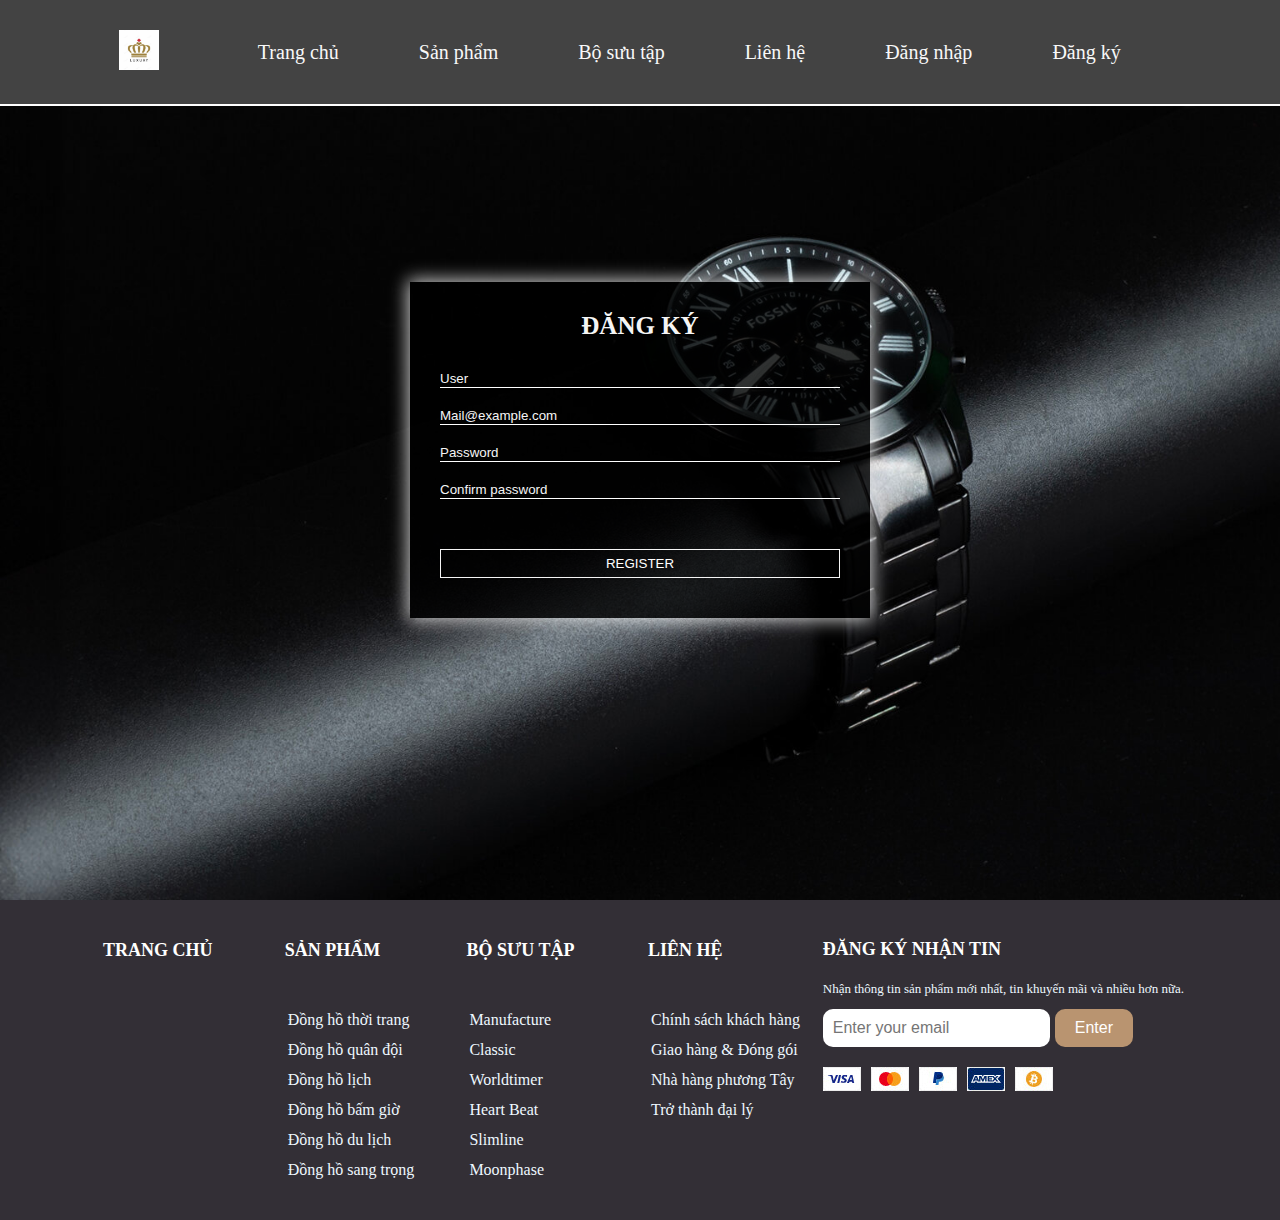
<file: sign-up.html>
<!DOCTYPE html>
<html lang="en">

<head>
    <meta charset="UTF-8" />
    <meta http-equiv="X-UA-Compatible" content="IE=edge" />
    <meta name="viewport" content="width=device-width, initial-scale=1.0" />
    <link rel="stylesheet" href="sign-up-style.css" />
    <title>Thế giới đồng hồ</title>
</head>

<body>
    <div id="wrapper">
        <div id="header">
            <nav class="container">
                <a href="" id="logo">
                    <img src="picture/logo.png" alt="" />
                </a>
                <ul id="main-menu">
                    <li><a href="./index.html">Trang chủ</a></li>
                    <li>
                        <a href="./product.html">Sản phẩm</a>
                        <ul class="sub-menu">
                            <li><a href="">Đồng hồ thời trang</a></li>
                            <li><a href="">Đồng hồ quân đội</a></li>
                            <li><a href="">Đồng hồ lịch</a></li>
                            <li><a href="">Đồng hồ bấm giờ</a></li>
                            <li><a href="">Đồng hồ du lịch</a></li>
                            <li><a href="">Đồng hồ sang trọng</a></li>
                        </ul>
                    </li>
                    <li><a href="./Colection.html">Bộ sưu tập</a></li>
                    <li><a href="./contact.html">Liên hệ</a></li>
                    <li><a href="./sign-in.html">Đăng nhập</a></li>
                    <li><a href="./sign-up.html">Đăng ký</a></li>
                </ul>
            </nav>
        </div>

        <form action="" id="form-login">
            <h1 class="form-heading">ĐĂNG KÝ</h1>
            <div class="form-group">
                <input type="text" class="form-input" placeholder="User" />
            </div>
            <div class="form-group">
                <input type="text" class="form-input" placeholder="Mail@example.com" />
            </div>
            <div class="form-group">
                <input type="password" class="form-input" placeholder="Password" />
            </div>
            <div class="form-group">
                <input type="password" class="form-input" placeholder="Confirm password" />
            </div>
            <input type="submit" value="Register" class="form-submit" />
        </form>
    </div>

    <footer>
        <div class="row">
            <div class="col">
                <h3>Trang chủ</h3>
            </div>
            <div class="col">
                <h3>Sản phẩm</h3>
                <ul>
                    <li><a href="">Đồng hồ thời trang</a></li>
                    <li><a href="">Đồng hồ quân đội</a></li>
                    <li><a href="">Đồng hồ lịch</a></li>
                    <li><a href="">Đồng hồ bấm giờ</a></li>
                    <li><a href="">Đồng hồ du lịch</a></li>
                    <li><a href="">Đồng hồ sang trọng</a></li>
                </ul>
            </div>
            <div class="col">
                <h3>Bộ sưu tập</h3>
                <ul>
                    <li><a href="">Manufacture</a></li>
                    <li><a href="">Classic</a></li>
                    <li><a href="">Worldtimer</a></li>
                    <li><a href="">Heart Beat</a></li>
                    <li><a href="">Slimline</a></li>
                    <li><a href="">Moonphase</a></li>
                </ul>
            </div>
            <div class="col">
                <h3>Liên hệ</h3>
                <ul>
                    <li><a href="">Chính sách khách hàng</a></li>
                    <li><a href="">Giao hàng & Đóng gói</a></li>
                    <li><a href="">Nhà hàng phương Tây</a></li>
                    <li><a href="">Trở thành đại lý</a></li>
                </ul>
            </div>
            <div class="footer-widget">
                <h3>Đăng ký nhận tin</h3>
                <p>
                    Nhận thông tin sản phẩm mới nhất, tin khuyến mãi và nhiều hơn nữa.
                </p>
                <div class="email-input">
                    <input type="email" id="email" name="email" placeholder="Enter your email" />
                    <button type="submit">Enter</button>
                </div>
                <div class="footer-payment">
                    <ul class="list-payment">
                        <li class="item">
                            <img src="./picture/pay1.jpg" alt="" />
                        </li>
                        <li class="item">
                            <img src="./picture/pay2.jpg" alt="" />
                        </li>
                        <li class="item">
                            <img src="./picture/pay3.jpg" alt="" />
                        </li>
                        <li class="item">
                            <img src="./picture/pay4.jpg" alt="" />
                        </li>
                        <li class="item">
                            <img src="./picture/pay5.jpg" alt="" />
                        </li>
                    </ul>
                </div>
            </div>
        </div>
    </footer>
</body>

</html>
</file>
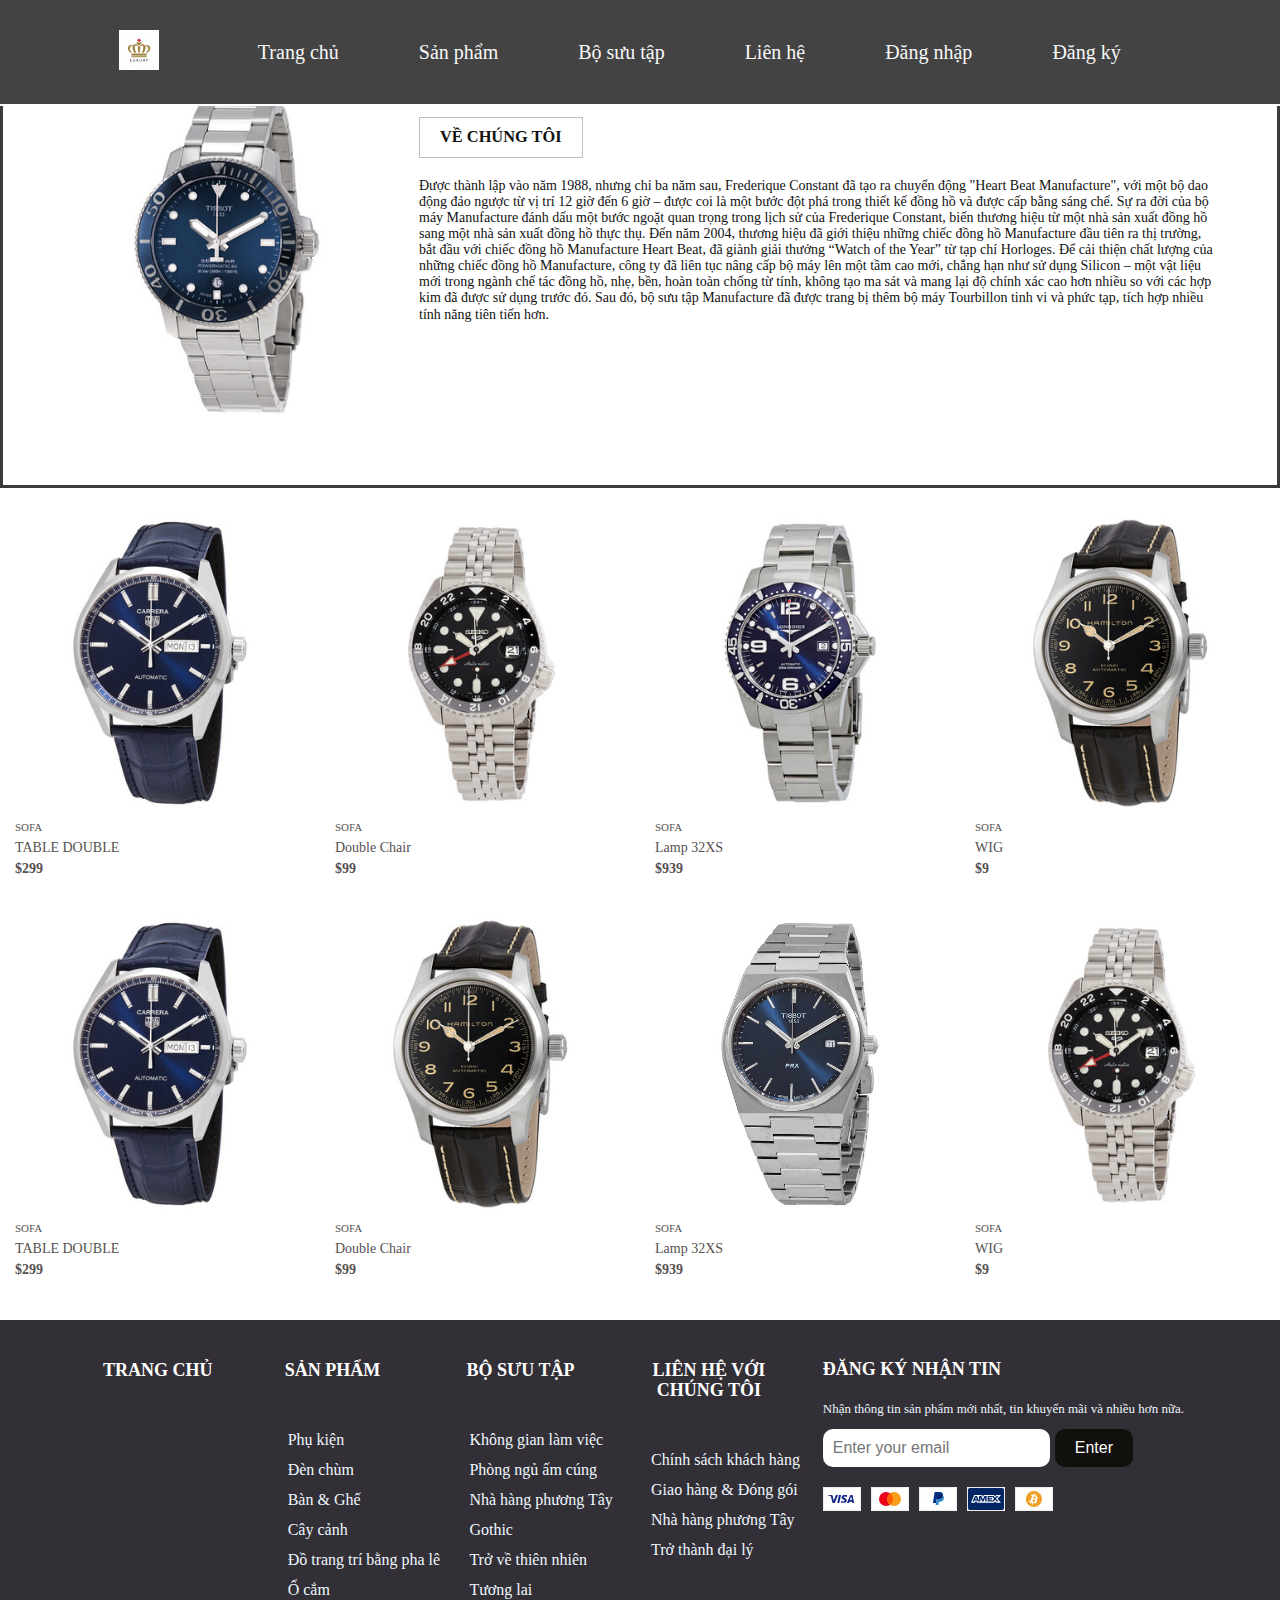
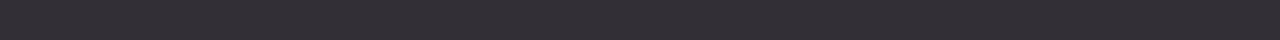
<file: workspace.html>
<!DOCTYPE html>
<html lang="en">

<head>
    <meta charset="UTF-8">
    <meta name="viewport" content="width=device-width, initial-scale=1.0">
    <title>Thế giới đồng hồ</title>
    <link rel="stylesheet" href="./wp.css">
</head>

<body>

    <div id="wrapper">
        <div id="header">
            <nav class="container">
                <a href="" id="logo">
                    <img src="picture/logo.png" alt="">
                </a>
                <ul id="main-menu">
                    <li><a href="./index.html">Trang chủ</a></li>
                    <li><a href="./product.html">Sản phẩm</a>
                        <ul class="sub-menu">
                            <li><a href="">Đồng hồ thời trang</a></li>
                            <li><a href="">Đồng hồ quân đội</a></li>
                            <li><a href="">Đồng hồ lịch</a></li>
                            <li><a href="">Đồng hồ bấm giờ</a></li>
                            <li><a href="">Đồng hồ du lịch</a></li>
                            <li><a href="">Đồng hồ sang trọng</a></li>
                        </ul>
                    </li>
                    <li><a href="./Colection.html">Bộ sưu tập</a></li>
                    <li><a href="./contact.html">Liên hệ</a></li>
                    <li id="in"><a href="./sign-in.html">Đăng nhập</a></li>
                    <li id="up"><a href="./sign-up.html">Đăng ký</a></li>
                </ul>

            </nav>
        </div>


        <wrapper>
            <div class="workspace">
                <div class="workspace-img">
                    <img src="picture/OIP (2).jpg" alt="" width=320px height=320px>
                </div>
                <div class="workspace-document">
                    <h3>Về chúng tôi</h3>
                    <p>Được thành lập vào năm 1988, nhưng chỉ ba năm sau, Frederique Constant đã tạo ra chuyển động 
                        "Heart Beat Manufacture", với một bộ dao động đảo ngược từ vị trí 12 giờ đến 6 giờ – được coi 
                        là một bước đột phá trong thiết kế đồng hồ và được cấp bằng sáng chế.
                        Sự ra đời của bộ máy Manufacture đánh dấu một bước ngoặt quan trọng trong lịch sử của 
                        Frederique Constant, biến thương hiệu từ một nhà sản xuất đồng hồ sang một nhà sản xuất đồng hồ thực thụ.

                        Đến năm 2004, thương hiệu đã giới thiệu những chiếc đồng hồ Manufacture đầu tiên ra thị trường,
                        bắt đầu với chiếc đồng hồ Manufacture Heart Beat, đã giành giải thưởng “Watch of the Year” từ
                        tạp chí Horloges.

                        Để cải thiện chất lượng của những chiếc đồng hồ Manufacture, công ty đã liên tục nâng cấp
                        bộ máy lên một tầm cao mới, chẳng hạn như sử dụng Silicon – một vật liệu mới trong ngành chế tác đồng hồ, nhẹ,
                        bền, hoàn toàn chống từ tính, không tạo ma sát và mang lại độ chính xác cao hơn nhiều so với
                        các hợp kim đã được sử dụng trước đó.

                        Sau đó, bộ sưu tập Manufacture đã được trang bị thêm bộ máy Tourbillon tinh vi và phức tạp,
                        tích hợp nhiều tính năng tiên tiến hơn.</p>
                </div>
            </div>
        </wrapper>


        <ul class="products">
            <li>
                <div class="product-item">
                    <div class="product-top">
                        <a href="" class="product-img">
                            <img src="picture/anh1.jpeg" alt="">
                        </a>
                        <a href="" class="buy-now">Mua ngay</a>
                    </div>
                    <div class="product-inf">
                        <a href="" class="product-cat">Sofa</a>
                        <a href="" class="product-name">TABLE DOUBLE</a>
                        <div class="product-price">$299</div>
                    </div>

                </div>
            </li>
            <li>
                <div class="product-item">
                    <div class="product-top">
                        <a href="" class="product-img">
                            <img src="picture/anh2.jpeg" alt="">
                        </a>
                        <a href="" class="buy-now">Mua ngay</a>

                    </div>
                    <div class="product-inf">
                        <a href="" class="product-cat">Sofa</a>
                        <a href="" class="product-name">Double Chair</a>
                        <div class="product-price">$99</div>
                    </div>

                </div>
            </li>
            <li>
                <div class="product-item">
                    <div class="product-top">
                        <a href="" class="product-img">
                            <img src="picture/anh3.webp" alt="">
                        </a>
                        <a href="" class="buy-now">Mua ngay</a>

                    </div>
                    <div class="product-inf">
                        <a href="" class="product-cat">Sofa</a>
                        <a href="" class="product-name">Lamp 32XS</a>
                        <div class="product-price">$939</div>
                    </div>

                </div>
            </li>
            <li>
                <div class="product-item">
                    <div class="product-top">
                        <a href="" class="product-img">
                            <img src="picture/anh5.jpeg" alt="">
                        </a>
                        <a href="" class="buy-now">Mua ngay</a>

                    </div>
                    <div class="product-inf">
                        <a href="" class="product-cat">Sofa</a>
                        <a href="" class="product-name">WIG</a>
                        <div class="product-price">$9</div>
                    </div>

                </div>
            </li>
        </ul>

        <ul class="products">
            <li>
                <div class="product-item">
                    <div class="product-top">
                        <a href="" class="product-img">
                            <img src="./picture/anh1.jpeg" alt="">
                        </a>
                        <a href="" class="buy-now">Mua ngay</a>
                    </div>
                    <div class="product-inf">
                        <a href="" class="product-cat">Sofa</a>
                        <a href="" class="product-name">TABLE DOUBLE</a>
                        <div class="product-price">$299</div>
                    </div>

                </div>
            </li>
            <li>
                <div class="product-item">
                    <div class="product-top">
                        <a href="" class="product-img">
                            <img src="picture/anh5.jpeg" alt="">
                        </a>
                        <a href="" class="buy-now">Mua ngay</a>

                    </div>
                    <div class="product-inf">
                        <a href="" class="product-cat">Sofa</a>
                        <a href="" class="product-name">Double Chair</a>
                        <div class="product-price">$99</div>
                    </div>

                </div>
            </li>
            <li>
                <div class="product-item">
                    <div class="product-top">
                        <a href="" class="product-img">
                            <img src="picture/anh4.jpeg" alt="">
                        </a>
                        <a href="" class="buy-now">Mua ngay</a>

                    </div>
                    <div class="product-inf">
                        <a href="" class="product-cat">Sofa</a>
                        <a href="" class="product-name">Lamp 32XS</a>
                        <div class="product-price">$939</div>
                    </div>

                </div>
            </li>
            <li>
                <div class="product-item">
                    <div class="product-top">
                        <a href="" class="product-img">
                            <img src="picture/anh2.jpeg" alt="">
                        </a>
                        <a href="" class="buy-now">Mua ngay</a>

                    </div>
                    <div class="product-inf">
                        <a href="" class="product-cat">Sofa</a>
                        <a href="" class="product-name">WIG</a>
                        <div class="product-price">$9</div>
                    </div>

                </div>
            </li>
        </ul>

        <footer>
            <div class="row">
                <div class="col">
                    <h3>Trang chủ</h3>
                </div>
                <div class="col">
                    <h3>Sản phẩm</h3>
                    <ul>
                        <li><a href="">Phụ kiện</a></li>
                        <li><a href="">Đèn chùm</a></li>
                        <li><a href="">Bàn & Ghế</a></li>
                        <li><a href="">Cây cảnh</a></li>
                        <li><a href="">Đồ trang trí bằng pha lê</a></li>
                        <li><a href="">Ổ cắm</a></li>
                    </ul>
                </div>
                <div class="col">
                    <h3>Bộ sưu tập</h3>
                    <ul>
                        <li><a href="">Không gian làm việc</a></li>
                        <li><a href="">Phòng ngủ ấm cúng</a></li>
                        <li><a href="">Nhà hàng phương Tây</a></li>
                        <li><a href="">Gothic</a></li>
                        <li><a href="">Trở về thiên nhiên</a></li>
                        <li><a href="">Tương lai</a></li>
                    </ul>
                </div>
                <div class="col">
                    <h3>Liên hệ với chúng tôi</h3>
                    <ul>
                        <li><a href="">Chính sách khách hàng</a></li>
                        <li><a href="">Giao hàng & Đóng gói</a></li>
                        <li><a href="">Nhà hàng phương Tây</a></li>
                        <li><a href="">Trở thành đại lý</a></li>
                    </ul>
                </div>
                <div class="footer-widget">
                    <h3>Đăng ký nhận tin</h3>
                    <p>Nhận thông tin sản phẩm mới nhất, tin khuyến mãi và nhiều hơn nữa.</p>
                    <div class="email-input">
                        <input type="email" id="email" name="email" placeholder="Enter your email">
                        <button type="submit">Enter</button>
                    </div>
                    <div class="footer-payment">
                        <ul class="list-payment">
                            <li class="item">
                                <img src="/picture/pay1.jpg" alt="">
                            </li>
                            <li class="item">
                                <img src="/picture/pay2.jpg" alt="">
                            </li>
                            <li class="item">
                                <img src="/picture/pay3.jpg" alt="">
                            </li>
                            <li class="item">
                                <img src="/picture/pay4.jpg" alt="">
                            </li>
                            <li class="item">
                                <img src="/picture/pay5.jpg" alt="">
                            </li>
                        </ul>
                    </div>
                </div>
            </div>
        </footer>
</body>

</html>
</file>
<file: style_home.css>
body {
    margin: 0;
    padding: 0;
    font-family: initial;
}

/*---------------------------------------------*/

.container {
    display: flex;
    justify-content: space-around;
    align-items: center;
    gap: 20px;
    padding: 20px;
}

.container button {
    border: none;
    padding: 0;
}

.container .section {
    width: 300px;
    height: 300px;
    display: flex;
    flex-direction: column;
    align-items: center;
    justify-content: center;
    text-align: center;
    background-color: white;
    border-radius: 10px;
    box-shadow: 0 4px 6px rgba(0, 0, 0, 0.1);
    transition: transform 0.3s ease;
}

.container .section:hover {
    transform: scale(1.05);
}

.container .section img {
    width: 80%;
    height: auto;
    border-radius: 10px;
}

.container .section h2 {
    margin-top: 10px;
    font-size: 18px;
}

* {
    padding: 0;
    margin: 0;
}

/*---------------------------------------------*/
.new {
    font-size: 32px;
    padding: 10px 20px;
    background-color: #0b0a0a;
    color: #fff;
    margin-top: 8px;
    margin-bottom: 8px;
    width: 300px;
    text-align: center;
    font-family: initial;
    border-radius: 40px;
}

body {
    font-size: 14px;
    color: #111;
    line-height: 1.15;
}

h3 {
    color: #111;
    padding: 10px 20px;
    text-transform: uppercase;
    border: 1px solid #bebebe;
    display: inline-block;
}

.headline {
    text-align: center;
    margin: 40px 0;
}

ul.products {
    display: flex;
    flex-wrap: wrap;
    justify-content: space-between;
    list-style: none;
}

ul.products li {
    flex-basis: 25%;
    padding-left: 15px;
    padding-right: 15px;
    box-sizing: border-box;
    margin-bottom: 30px;
}

ul.products li img {
    max-width: 100%;
    height: auto;
}

ul.products li .product-top {
    position: relative;
    overflow: hidden;
}

ul.products li .product-top .product-img {
    display: block;
}

ul.products li:hover .product-top .product-img img {
    filter: opacity(50%);
}

ul.products li .product-top .product-img img {
    display: block;
}

ul.products li .product-top a.buy-now {
    text-transform: uppercase;
    text-decoration: none;
    text-align: center;
    display: block;
    background-color: #2d2b2a;
    color: #fff;
    padding: 10px 0;
    position: absolute;
    bottom: -36px;
    width: 100%;
    transition: 0.25s ease-in-out;
    opacity: 0.85;
}

ul.products li:hover a.buy-now {
    bottom: 0px;
}

ul.products li .product-inf {
    padding: 10px 0;
}

ul.products li .product-inf a {
    display: block;
    text-decoration: none;
}

ul.products li .product-inf a.product-cat {
    font-size: 11px;
    text-transform: uppercase;
    color: #565151;
    padding: 3px 0;
}

ul.products li .product-inf a.product-name {
    color: #565151;
    padding: 3px 0;
}

ul.products li .product-inf .product-price {
    color: #565151;
    padding: 2px 0;
    font-weight: 600;
}

/*---------------------------------------------*/
footer {
    width: 100%;
    position: absolute;
    padding-top: 32px;
    padding-bottom: 0px;
    background-color: rgb(51, 47, 54);
    color: #eef8ff;
    padding: 30px 0 30px;
    font-size: 13px;
    line-height: 20px;
}

.row {
    width: 85%;
    margin: auto;
    display: flex;
    flex-wrap: wrap;
    align-items: flex-start;
    justify-content: space-around;
}

.col {
    color: #fff;
    flex-basis: 25%;
    padding: 10px;
    flex: 1;
    padding: 0 10px;
    align-items: center;
}

.col h3 {
    align-items: center;
    text-align: center;
    border: none;
    color: #fff;
    font-size: 18px;
    display: flex;
    width: fit-content;
    margin-bottom: 40px;
    position: relative;
    left: -23px;
}

.col ul li a {
    align-items: center;
    text-decoration: none;
    list-style-type: none;
    color: #eef8ff;
}

.col ul li {
    align-items: center;
    font-size: 16px;
    margin-bottom: 10px;
}

.col ul {
    align-items: center;
    list-style-type: none;
    font-size: 10px;
    padding: 0;
    margin: 0;
}

.email-input {
    display: flex;
    align-items: center;
    width: 300px;
}

.email-input input[type="email"] {
    flex: 1;
    padding: 10px;
    border: none;
    border-radius: 1px;
    font-size: 16px;
    margin-right: 5px;
    border-radius: 10px;
}

.email-input button {
    padding: 10px 20px;
    background-color: #12100d;
    border: none;
    border-radius: 10px;
    color: #fff;
    font-size: 16px;
    cursor: pointer;
}

.footer-widget h3 {
    border: none;
    color: #fff;
    text-align: left;
    margin-left: -20px;
    font-size: 18px;
    margin-top: -1px;
}

.footer-widget p {
    margin: 10px 0;
}

.footer-payment ul li {
    list-style: none;
    margin: 10px 10px 0px 0px;
}

.footer-payment ul {
    display: flex;
    margin: 10px 0;
}

.container {
    max-width: 1080px;
    margin: 0px auto;
}

#header {
    position: relative;
    background-color: #434343;
    width: 100%;

    top: 0;
    border-bottom: 2px solid #fff;
    position: fixed;
    z-index: 9999;
}

nav {
    display: flex;
    justify-content: space-between;
    justify-items: center;
    z-index: 100;
}

#logo {
    padding: 10px 0px;
}

#logo img {
    width: auto;
    height: 40px;
}

#main-menu {
    display: flex;
    list-style: none;
    margin: 0;
    padding: 0;
}

#main-menu li {
    position: relative;
}

#main-menu li a {
    color: #f8f8f8;
    display: flex;
    padding: 0px 40px;
    text-decoration: none;
    font-size: 20px;
}

#main-menu ul.sub-menu {
    position: absolute;
    background-color: #3b3b3b;
    padding: 15px 0px;
    list-style: none;
    width: 200px;
    border: 1px solid #434343;
    display: none;
}

#main-menu li:hover>ul.sub-menu {
    display: block;
}

#main-menu ul.sub-menu a {
    padding: 8px 15px;
    border-bottom: 1px solid #434343;
}

#main-menu ul.sub-menu li:hover a {
    border-bottom: 1px solid #b99470;
}

#main-menu ul.sub-menu li:last-child a {
    border: none;
}

#main-menu ul li:hover a {
    color: #fff;
}

#main-menu li:hover a {
    color: #b99470;
}

/*---------------------------------------------Cart*/
</file>
<file: slide.css>
.slider {
    width: 1300px;
    max-width: 100vw;
    height: 700px;
    margin: auto;
    margin-top: 105px;
    position: relative;
    overflow: hidden;
}

.slider .list {
    position: absolute;
    width: max-content;
    height: 100%;
    left: 0;
    top: 0;
    display: flex;
    transition: 1s;
}

.slider .list img {
    width: 1300px;
    max-width: 100vw;
    height: 100%;
    object-fit: cover;
}

.slider .buttons {
    position: absolute;
    top: 45%;
    left: 5%;
    width: 90%;
    display: flex;
    justify-content: space-between;
}

.slider .buttons button {
    width: 50px;
    height: 50px;
    border-radius: 50%;
    background-color: #fff5;
    color: #fff;
    border: none;
    font-family: monospace;
    font-weight: bold;
}

.slider .dots {
    position: absolute;
    bottom: 10px;
    left: 0;
    color: #fff;
    width: 100%;
    margin: 0;
    padding: 0;
    display: flex;
    justify-content: center;
}

.slider .dots li {
    list-style: none;
    width: 10px;
    height: 10px;
    background-color: #fff;
    margin: 10px;
    border-radius: 20px;
    transition: 0.5s;
}

.slider .dots li.active {
    width: 30px;
}

@media screen and (max-width: 768px) {
    .slider {
        height: 400px;
    }
}
</file>
<file: cart.css>
.cart-container {
    position: relative;
    position: absolute;
    right: 0;
    top: 50%;
    transform: translateY(-50%);
}

.cart-title {
    display: inline-block;
    cursor: pointer;
    text-decoration: none;
    color: #fff;
    padding: 10px 15px;
    font-size: 18px;
}

.cart-count {
    background-color: red;
    color: white;
    border-radius: 50%;
    border: 2px solid white;
    padding: 2px 6px;
    font-size: 15px;
    position: absolute;
    top: 0;
    right: 10px;
    transform: translate(50%, -50%);
}

.cart-menu {
    margin-top: 20px;
    max-height: 80vh;
    height: 80vh;
    overflow-y: auto;
    display: none;
    position: absolute;
    right: 0;
    top: 100%;
    background-color: white;
    box-shadow: 0 4px 8px rgba(0, 0, 0, 0.1);
    z-index: 1000;
    min-width: 300px;
    border: 1px solid #ddd;
    padding: 10px;
    white-space: nowrap;
}

.cart-menu .cart-item {
    display: flex;
    align-items: center;
    padding: 10px;
    border-bottom: 1px solid #ddd;
}

.cart-menu .cart-item:last-child {
    border-bottom: none;
}

.cart-menu .cart-item-img {
    flex: 0 0 60px;
    margin-right: 10px;
}

.cart-menu .cart-item-img img {
    width: 100%;
    height: auto;
}

.cart-menu .cart-item-info {
    flex: 1;
    font-family: Verdana, Geneva, Tahoma, sans-serif;
    color: #333;
}

.cart-menu .cart-item-info>a {
    font-size: 16px;
    color: #333;
    font-weight: bold;
    text-decoration: none;
}

.cart-menu .cart-item-info-detail {
    display: flex;
    justify-content: space-between;
    margin-top: 5px;
    font-size: 14px;
    color: #666;
}

.cart-menu .cart-item-quantity {
    margin-top: 10px;
    display: flex;
    align-items: center;
}

.cart-menu .cart-item-quantity button {
    background-color: #ddd;
    border: none;
    padding: 5px 10px;
    cursor: pointer;
}

.cart-menu .cart-item-quantity input {
    width: 40px;
    text-align: center;
    border: 1px solid #ddd;
    margin: 0 5px;
}

.cart-menu .cart-item-price {
    margin-top: 10px;
    font-size: 14px;
    color: #333;
}

.cart-menu-footer {
    display: flex;
    justify-content: space-between;
    padding: 10px 0;
    border-top: 1px solid #ddd;
}

.cart-menu-footer a,
.cart-menu-footer button {
    background-color: #b99470;
    color: white;
    border: none;
    padding: 10px 20px;
    cursor: pointer;
    font-size: 14px;
    text-decoration: none;
    text-align: center;
    display: inline-block;
}

.cart-menu-footer a:hover,
.cart-menu-footer button:hover {
    background-color: #a38360;
}

.body-container {
    margin-top: 110px;
    padding: 0 100px;
    display: flex;
    font-family: Verdana, Geneva, Tahoma, sans-serif;
}

.left-body {
    width: 75%;
}

.right-body {
    width: 25%;
    margin-left: 25px;
}

.location {
    height: 90px;
    border: 1px solid rgb(213, 211, 211);
    width: 100%;
    border-radius: 20px 0 20px 0;
    display: flex;
    justify-content: center;
}

.location-content {
    display: flex;
    margin-top: 25px;
    border-top: 3px solid #ddd;
    width: 90%;
    justify-content: space-between;
}

.dot {
    position: relative;
    width: 110px;
}

.dot span {
    position: absolute;
    top: -8px;
    display: block;
    width: 15px;
    height: 15px;
    border: 1px solid #ddd;
    background-color: white;
    border-radius: 50%;
}

.dot p {
    position: absolute;
    top: 15px;
    left: -40px;
    color: #848282;
    font-size: 13px;
    width: 100px;
    text-align: center;
}

.left-content {
    margin-top: 30px;
}

.left-content>h2 {
    font-size: 18px;
}

.left-content>h2>span {
    color: red;
}

.left-content table {
    margin-top: 35px;
    color: #848282;
    width: 100%;
    border-collapse: collapse;
}

.left-content table tr:first-child td {
    border-bottom: 1px solid #ddd;
    padding-bottom: 20px;
    font-size: 13px;
}

.left-content table td {
    border-bottom: 1px solid #ddd;
}

.cart-product-img {
    padding-top: 20px;
    display: flex;
    width: 500px;
}

.cart-product-img img {
    width: 150px;
    margin-right: 20px;
}

.cart-product-img a {
    margin-bottom: 10px;
    display: block;
    color: #848282;
}

.cart-product-detail {
    display: flex;
}

.cart-product-detail p {
    margin-right: 15px;
}

.cart-sale-price {
    padding-top: 20px;
    vertical-align: top;
}

.cart-sale-item {
    color: red;
}

.cart-quantity {
    vertical-align: top;
    padding-top: 20px;
}

.quantity-input {
    position: relative;
    width: 110px;
}

.quantity-input p {
    position: absolute;
    top: 0;
    border-radius: 10px 0 10px 0;
    border: 1px solid #ddd;
    width: 35px;
    height: 40px;
    display: flex;
    align-items: center;
    justify-content: center;
    cursor: pointer;
}

.quantity-input p:last-child {
    right: 0;
}

.quantity-input input {
    width: 100%;
    height: 40px;
    border-radius: 10px 0 10px 0;
    border: 1px solid #ddd;
    outline: none;
    text-align: center;
    font-size: 16px;

    &::-webkit-inner-spin-button {
        display: none;
    }
}

.cart-price {
    padding-top: 30px;
    vertical-align: top;
    color: black;
}

.cart-delete {
    vertical-align: top;
    padding-top: 30px;
    font-size: 25px;
    cursor: pointer;
}

.continue-button {
    display: flex;
    align-items: center;
    justify-content: center;
    text-decoration: none;
    background-color: #1d1f21;
    color: white;
    padding: 10px 20px;
    border-radius: 10px;
    transition: background-color 0.3s, transform 0.3s;
    /* Hiá»‡u á»©ng chuyá»ƒn Ä‘á»•i */
    font-weight: bold;
    margin: 30px;
}

.continue-button i {
    margin-right: 10px;
}

.continue-button:hover {
    background-color: #292c2e;
    transform: scale(1.05);
    /* Hiá»‡u á»©ng phĂ³ng to khi hover */
}

.right-body table {
    background-color: #fafafa;
    padding: 20px;
    width: 100%;
    color: #848282;
    font-size: 15px;
}

.right-body table td {
    padding: 10px 0;
}

.right-body table tr td:last-child {
    text-align: right;
}

.right-title {
    font-size: 20px;
    font-weight: 500;
    color: black;
}

.right-note td {
    width: 100%;
    color: rgb(227, 7, 7);
    border-bottom: 1px solid #ddd;
}

.right-note p {
    text-align: left;
}

.right-note i {
    font-size: 13px;
    margin-right: 10px;
    border: 1px solid rgb(227, 7, 7);
    width: 20px;
    height: 20px;
    border-radius: 50%;
    display: flex;
    align-items: center;
    justify-content: center;
    float: left;
}

.right-note {
    height: 80px;
}

.order-button {
    width: 100%;
    border: 2px solid black;
    height: 50px;
    background-color: black;
    border-radius: 15px 0 15px 0;
    color: white;
    display: flex;
    align-items: center;
    justify-content: center;
    transition: 0.3s;
}

.order-button:hover {
    background-color: white;
    color: black;
}
</file>
<file: Colection_style.css>
*,
*::before,
*::after {
    margin: 0;
    padding: 0;
    box-sizing: border-box;
}

body {
    margin: 0;
    padding: 0;
    font-family: initial;
}

.wrapper {
    max-width: 75rem;
    padding: 2rem;
    margin: 0 auto;
}

.gallery {
    display: grid;
    grid-template-columns: repeat(3, 1fr);
    grid-template-rows: repeat(4, 12.5rem);
    gap: .5rem;
}

.gallery__item--1 {
    grid-column: 1 / span 1;
    grid-row: 1 / span 1;
}

.gallery__item--2 {
    grid-column: 1 / span 1;
    grid-row: 2 / span 1;
}

.gallery__item--3 {
    grid-column: 2 / span 1;
    grid-row: 1 / span 2;
}

.gallery__item--4 {
    grid-column: 3 / span 1;
    grid-row: 1 / span 3;
}

.gallery__item--5 {
    grid-column: 1 / span 2;
    grid-row: 3 / span 2;
}

.gallery__item--6 {
    grid-column: 3 / span 1;
    grid-row: 4 / span 1;
}

.gallery__link {
    position: relative;
    display: block;
    width: 100%;
    overflow: hidden;
}

.gallery__overlay {
    position: absolute;
    top: 0;
    bottom: 0;
    left: 0;
    right: 0;
    background: rgba(0, 0, 0, 0.4);
    display: flex;
    flex-direction: column;
    align-items: center;
    justify-content: center;
    font-size: 1.5rem;
    color: #f7f6f6;
    font-weight: 700;
    text-transform: uppercase;
    opacity: 0;
    pointer-events: none;
    transition: opacity .2s;
}

.gallery__link:hover .gallery__overlay {
    opacity: 1;
}

.gallery__image {
    width: 100%;
    height: 100%;
    object-fit: cover;
}

.gallery__overlay span {
    position: relative;
    line-height: 3rem;
}

.gallery__overlay span:before,
.gallery__overlay span:after {
    content: '';
    position: absolute;
    height: 2px;
    width: 0;
    background: #fff;
    transition: width .3s ease-out .2s;
}

.gallery__overlay span:before {
    top: 0;
    left: 0;

}

.gallery__overlay span:after {
    bottom: 0;
    right: 0;
}

.gallery__link:hover .gallery__overlay span:before,
.gallery__link:hover .gallery__overlay span:after {
    width: 100%;
}

.gallery__image {
    width: 100%;
    height: 100%;
    object-fit: cover;
    transform: scale(1.05);
    transition: transform .5s;
    filter: .5s;
}

.gallery__link:hover .gallery__image {
    transform: scale(1.2);
    filter: blur(2px);
}

@media screen and (max-width: 60rem) {
    .wrapper {
        padding: 1rem;
    }

    .gallery {
        grid-template-columns: repeat(2, 1tr);
    }


    .gallery__item--1 {
        grid-column: 1 / span 1;
        grid-row: 1 / span 1;
    }

    .gallery__item--2 {
        grid-column: 1 / span 1;
        grid-row: 2 / span 1;
    }

    .gallery__item--3 {
        grid-column: 2 / span 1;
        grid-row: 1 / span 2;
    }

    .gallery__item--4 {
        grid-column: 1 / span 1;
        grid-row: 3 / span 2;
    }

    .gallery__item--5 {
        grid-column: 2 / span 1;
        grid-row: 3 / span 1;
    }

    .gallery__item--6 {
        grid-column: 2 / span 1;
        grid-row: 4 / span 1;
    }
}




body {
    margin: 0;
    padding: 0;
    font-family: initial;
}

/*---------------------------------------------*/

.wrapper {
    margin-top: 100px;
}


.container {
    display: flex;
    justify-content: space-around;
    align-items: center;
    gap: 20px;
    padding: 20px;
}


.container button {
    border: none;
    padding: 0;
}

.container .section {
    width: 300px;
    height: 300px;
    display: flex;
    flex-direction: column;
    align-items: center;
    justify-content: center;
    text-align: center;
    background-color: rgb(242, 228, 228);
    border-radius: 10px;
    box-shadow: 0 4px 6px rgba(0, 0, 0, 0.1);
    transition: transform 0.3s ease;
}


.container .section:hover {
    transform: scale(1.05);
}


.container .section img {
    width: 80%;
    height: auto;
    border-radius: 10px;
}


.container .section h2 {
    margin-top: 10px;
    font-size: 18px;
}

* {
    padding: 0;
    margin: 0;

}

/*---------------------------------------------*/
.new {
    font-size: 32px;
    padding: 10px 20px;
    background-color: #B99470;
    color: #f6f1f1;
    margin-top: 8px;
    margin-bottom: 8px;
    width: 300px;
    text-align: center;
    font-family: initial;
    border-radius: 40px;
}

body {
    font-size: 14px;
    color: #111;
    line-height: 1.15;
}



h3 {
    color: #111;
    padding: 10px 20px;
    text-transform: uppercase;
    border: 1px solid #bebebe;
    display: inline-block;
}

.headline {
    text-align: center;
    margin: 40px 0;

}

ul.products {
    display: flex;
    flex-wrap: wrap;
    justify-content: space-between;
    list-style: none;

}

ul.products li {
    flex-basis: 25%;
    padding-left: 15px;
    padding-right: 15px;
    box-sizing: border-box;
    margin-bottom: 30px;
}

ul.products li img {
    max-width: 100%;
    height: auto;
}

ul.products li .product-top {
    position: relative;
    overflow: hidden;
}

ul.products li .product-top .product-img {
    display: block;
}

ul.products li:hover .product-top .product-img img {
    filter: opacity(50%);
}

ul.products li .product-top .product-img img {
    display: block;
}

ul.products li .product-top a.buy-now {
    text-transform: uppercase;
    text-decoration: none;
    text-align: center;
    display: block;
    background-color: #B99470;
    color: #fff;
    padding: 10px 0;
    position: absolute;
    bottom: -36px;
    width: 100%;
    transition: 0.25s ease-in-out;
    opacity: 0.85;
}

ul.products li:hover a.buy-now {
    bottom: 0px;
}

ul.products li .product-inf {
    padding: 10px 0;
}

ul.products li .product-inf a {
    display: block;
    text-decoration: none;
}

ul.products li .product-inf a.product-cat {
    font-size: 11px;
    text-transform: uppercase;
    color: #9e9e9e;
    padding: 3px 0;


}

ul.products li .product-inf a.product-name {
    color: #00A699;
    padding: 3px 0;

}

ul.products li .product-inf .product-price {
    color: #111;
    padding: 2px 0;
    font-weight: 600;

}




/*---------------------------------------------*/
footer {
    width: 100%;
    position: absolute;
    padding-top: 32px;
    padding-bottom: 0px;
    background-color: rgb(51, 47, 54);
    color: #eef8ff;
    padding: 30px 0 30px;
    font-size: 13px;
    line-height: 20px;

}

.row {
    width: 85%;
    margin: auto;
    display: flex;
    flex-wrap: wrap;
    align-items: flex-start;
    justify-content: space-around;

}

.col {
    color: #fff;
    flex-basis: 25%;
    padding: 10px;
    flex: 1;
    padding: 0 10px;
    align-items: center;

}

.col h3 {
    align-items: center;
    text-align: center;
    border: none;
    color: #fff;
    font-size: 18px;
    display: flex;
    width: fit-content;
    margin-bottom: 40px;
    position: relative;
    left: -23px;
}

.col ul li a {
    align-items: center;
    text-decoration: none;
    list-style-type: none;
    color: #eef8ff;
}

.col ul li {
    align-items: center;
    font-size: 16px;
    margin-bottom: 10px;
}

.col ul {
    align-items: center;
    list-style-type: none;
    font-size: 10px;
    padding: 0;
    margin: 0;

}

.email-input {
    display: flex;
    align-items: center;
    width: 300px;
}

.email-input input[type="email"] {
    flex: 1;
    padding: 10px;
    border: none;
    border-radius: 1px;
    font-size: 16px;
    margin-right: 5px;
    border-radius: 10px;
}

.email-input button {
    padding: 10px 20px;
    background-color: #12100d;
    border: none;
    border-radius: 10px;
    color: #fff;
    font-size: 16px;
    cursor: pointer;
}

.footer-widget h3 {
    border: none;
    color: #fff;
    text-align: left;
    margin-left: -20px;
    font-size: 18px;
    margin-top: -1px;
}

.footer-widget p {
    margin: 10px 0;
}

.footer-payment ul li {
    list-style: none;
    margin: 10px 10px 0px 0px;
}

.footer-payment ul {
    display: flex;
    margin: 10px 0;

}









.container {
    max-width: 1080px;
    margin: 0px auto;
}

#header {
    background-color: #434343;
    width: 100%;

    top: 0;
    border-bottom: 2px solid #fff;
    position: fixed;
    z-index: 9999;
}

nav {
    display: flex;
    justify-content: space-between;
    justify-items: center;
    z-index: 100;
}

#logo {
    padding: 10px 0px;

}

#logo img {
    width: auto;
    height: 40px;
}

#main-menu {
    display: flex;
    list-style: none;
    margin: 0;
    padding: 0;

}

#main-menu li {
    position: relative;

}

#main-menu li a {
    color: #f8f8f8;
    display: block;
    padding: 0px 40px;
    text-decoration: none;
    font-size: 20px;


}

#main-menu ul.sub-menu {
    position: absolute;
    background-color: #3B3B3B;
    padding: 15px 0px;
    list-style: none;
    width: 200px;
    border: 1px solid #434343;
    display: none;

}

#main-menu li:hover>ul.sub-menu {
    display: block;
}

#main-menu ul.sub-menu a {
    padding: 8px 15px;
    border-bottom: 1px solid #434343;
}

#main-menu ul.sub-menu li:hover a {
    border-bottom: 1px solid #d77e19;
}

#main-menu ul.sub-menu li:last-child a {
    border: none;
}

#main-menu ul li:hover a {
    color: #fff;
}

#main-menu li:hover a {
    color: #B99470;
}

;

/*---------------------------------------------*/
</file>
<file: Contact_style.css>
body {
    margin: 0;
    padding: 0;
    font-family: initial;
}

/*---------------------------------------------*/




.container {
    display: flex;
    justify-content: space-around;
    align-items: center;
    gap: 20px;
    padding: 20px;
}


.container button {
    border: none;
    padding: 0;
}

.container .section {
    width: 300px;
    height: 300px;
    display: flex;
    flex-direction: column;
    align-items: center;
    justify-content: center;
    text-align: center;
    background-color: white;
    border-radius: 10px;
    box-shadow: 0 4px 6px rgba(0, 0, 0, 0.1);
    transition: transform 0.3s ease;
}


.container .section:hover {
    transform: scale(1.05);
}


.container .section img {
    width: 80%;
    height: auto;
    border-radius: 10px;
}


.container .section h2 {
    margin-top: 10px;
    font-size: 18px;
}

* {
    padding: 0;
    margin: 0;

}

/*---------------------------------------------*/
.new {
    font-size: 32px;
    padding: 10px 20px;
    background-color: #B99470;
    color: #fff;
    margin-top: 8px;
    margin-bottom: 8px;
    width: 300px;
    text-align: center;
    font-family: initial;
    border-radius: 40px;
}

body {
    font-size: 14px;
    color: #111;
    line-height: 1.15;
}



h3 {
    color: #111;
    padding: 10px 20px;
    text-transform: uppercase;
    border: 1px solid #bebebe;
    display: inline-block;
}

.headline {
    text-align: center;
    margin: 40px 0;

}

ul.products {
    display: flex;
    flex-wrap: wrap;
    justify-content: space-between;
    list-style: none;

}

ul.products li {
    flex-basis: 25%;
    padding-left: 15px;
    padding-right: 15px;
    box-sizing: border-box;
    margin-bottom: 30px;
}

ul.products li img {
    max-width: 100%;
    height: auto;
}

ul.products li .product-top {
    position: relative;
    overflow: hidden;
}

ul.products li .product-top .product-img {
    display: block;
}

ul.products li:hover .product-top .product-img img {
    filter: opacity(50%);
}

ul.products li .product-top .product-img img {
    display: block;
}

ul.products li .product-top a.buy-now {
    text-transform: uppercase;
    text-decoration: none;
    text-align: center;
    display: block;
    background-color: #B99470;
    color: #fff;
    padding: 10px 0;
    position: absolute;
    bottom: -36px;
    width: 100%;
    transition: 0.25s ease-in-out;
    opacity: 0.85;
}

ul.products li:hover a.buy-now {
    bottom: 0px;
}

ul.products li .product-inf {
    padding: 10px 0;
}

ul.products li .product-inf a {
    display: block;
    text-decoration: none;
}

ul.products li .product-inf a.product-cat {
    font-size: 11px;
    text-transform: uppercase;
    color: #9e9e9e;
    padding: 3px 0;


}

ul.products li .product-inf a.product-name {
    color: #00A699;
    padding: 3px 0;

}

ul.products li .product-inf .product-price {
    color: #111;
    padding: 2px 0;
    font-weight: 600;

}




/*---------------------------------------------*/
footer {
    width: 100%;
    position: absolute;
    padding-top: 32px;
    padding-bottom: 0px;
    background-color: rgb(51, 47, 54);
    color: #eef8ff;
    padding: 30px 0 30px;
    font-size: 13px;
    line-height: 20px;

}

.row {
    width: 85%;
    margin: auto;
    display: flex;
    flex-wrap: wrap;
    align-items: flex-start;
    justify-content: space-around;

}

.col {
    color: #fff;
    flex-basis: 25%;
    padding: 10px;
    flex: 1;
    padding: 0 10px;
    align-items: center;

}

.col h3 {
    align-items: center;
    text-align: center;
    border: none;
    color: #fff;
    font-size: 18px;
    display: flex;
    width: fit-content;
    margin-bottom: 40px;
    position: relative;
    left: -23px;
}

.col ul li a {
    align-items: center;
    text-decoration: none;
    list-style-type: none;
    color: #eef8ff;
}

.col ul li {
    align-items: center;
    font-size: 16px;
    margin-bottom: 10px;
}

.col ul {
    align-items: center;
    list-style-type: none;
    font-size: 10px;
    padding: 0;
    margin: 0;

}

.email-input {
    display: flex;
    align-items: center;
    width: 300px;
}

.email-input input[type="email"] {
    flex: 1;
    padding: 10px;
    border: none;
    border-radius: 1px;
    font-size: 16px;
    margin-right: 5px;
    border-radius: 10px;
}

.email-input button {
    padding: 10px 20px;
    background-color: #12100d;
    border: none;
    border-radius: 10px;
    color: #fff;
    font-size: 16px;
    cursor: pointer;
}

.footer-widget h3 {
    border: none;
    color: #fff;
    text-align: left;
    margin-left: -20px;
    font-size: 18px;
    margin-top: -1px;
}

.footer-widget p {
    margin: 10px 0;
}

.footer-payment ul li {
    list-style: none;
    margin: 10px 10px 0px 0px;
}

.footer-payment ul {
    display: flex;
    margin: 10px 0;

}




#container {
    margin-top: 100px;
}




.container {
    max-width: 1080px;
    margin: 0px auto;
}

#header {
    background-color: #434343;
    width: 100%;

    top: 0;
    border-bottom: 2px solid #fff;
    position: fixed;
    z-index: 9999;
}

nav {
    display: flex;
    justify-content: space-between;
    justify-items: center;
    z-index: 100;
}

#logo {
    padding: 10px 0px;

}

#logo img {
    width: auto;
    height: 40px;
}

#main-menu {
    display: flex;
    list-style: none;
    margin: 0;
    padding: 0;

}

#main-menu li {
    position: relative;

}

#main-menu li a {
    color: #f8f8f8;
    display: block;
    padding: 0px 40px;
    text-decoration: none;
    font-size: 20px;


}

#main-menu ul.sub-menu {
    position: absolute;
    background-color: #3B3B3B;
    padding: 15px 0px;
    list-style: none;
    width: 200px;
    border: 1px solid #434343;
    display: none;

}

#main-menu li:hover>ul.sub-menu {
    display: block;
}

#main-menu ul.sub-menu a {
    padding: 8px 15px;
    border-bottom: 1px solid #434343;
}

#main-menu ul.sub-menu li:hover a {
    border-bottom: 1px solid #d77e19;
}

#main-menu ul.sub-menu li:last-child a {
    border: none;
}

#main-menu ul li:hover a {
    color: #fff;
}

#main-menu li:hover a {
    color: #B99470;
}

;

/*---------------------------------------------*/
</file>
<file: product_style.css>
body {
    margin: 0;
    padding: 0;
    font-family: initial;
}

/*---------------------------------------------*/




.container {
    display: flex;
    justify-content: space-around;
    align-items: center;
    gap: 20px;
    padding: 20px;
}


.container button {
    border: none;
    padding: 0;
}

.container .section {
    width: 300px;
    height: 300px;
    display: flex;
    flex-direction: column;
    align-items: center;
    justify-content: center;
    text-align: center;
    background-color: white;
    border-radius: 10px;
    box-shadow: 0 4px 6px rgba(0, 0, 0, 0.1);
    transition: transform 0.3s ease;
}


.container .section:hover {
    transform: scale(1.05);
}


.container .section img {
    width: 80%;
    height: auto;
    border-radius: 10px;
}


.container .section h2 {
    margin-top: 10px;
    font-size: 18px;
}

* {
    padding: 0;
    margin: 0;

}

/*---------------------------------------------*/
.new {
    font-size: 32px;
    padding: 10px 20px;
    background-color: #0b0a0a;
    color: #fff;
    margin-top: 8px;
    margin-bottom: 8px;
    width: 300px;
    text-align: center;
    font-family: initial;
    border-radius: 40px;
}

body {
    font-size: 14px;
    color: #111;
    line-height: 1.15;
}

.products {
    margin-top: 120px;
}

h3 {
    color: #111;
    padding: 10px 20px;
    text-transform: uppercase;
    border: 1px solid #bebebe;
    display: inline-block;
}

.headline {
    text-align: center;
    margin: 40px 0;

}

ul.products {
    display: flex;
    flex-wrap: wrap;
    justify-content: space-between;
    list-style: none;

}

ul.products li {
    flex-basis: 25%;
    padding-left: 15px;
    padding-right: 15px;
    box-sizing: border-box;
    margin-bottom: 30px;
}

ul.products li img {
    max-width: 100%;
    height: auto;
}

ul.products li .product-top {
    position: relative;
    overflow: hidden;
}

ul.products li .product-top .product-img {
    display: block;
}

ul.products li:hover .product-top .product-img img {
    filter: opacity(50%);
}

ul.products li .product-top .product-img img {
    display: block;
}

ul.products li .product-top a.buy-now {
    text-transform: uppercase;
    text-decoration: none;
    text-align: center;
    display: block;
    background-color: #2d2b2a;
    color: #fff;
    padding: 10px 0;
    position: absolute;
    bottom: -36px;
    width: 100%;
    transition: 0.25s ease-in-out;
    opacity: 0.85;
}

ul.products li:hover a.buy-now {
    bottom: 0px;
}

ul.products li .product-inf {
    padding: 10px 0;
}

ul.products li .product-inf a {
    display: block;
    text-decoration: none;
}

ul.products li .product-inf a.product-cat {
    font-size: 11px;
    text-transform: uppercase;
    color: #565151;
    padding: 3px 0;


}

ul.products li .product-inf a.product-name {
    color: #565151;
    padding: 3px 0;

}

ul.products li .product-inf .product-price {
    color: #565151;
    padding: 2px 0;
    font-weight: 600;

}




/*---------------------------------------------*/
footer {
    width: 100%;
    position: absolute;
    padding-top: 32px;
    padding-bottom: 0px;
    background-color: rgb(51, 47, 54);
    color: #eef8ff;
    padding: 30px 0 30px;
    font-size: 13px;
    line-height: 20px;

}

.row {
    width: 85%;
    margin: auto;
    display: flex;
    flex-wrap: wrap;
    align-items: flex-start;
    justify-content: space-around;

}

.col {
    color: #fff;
    flex-basis: 25%;
    padding: 10px;
    flex: 1;
    padding: 0 10px;
    align-items: center;

}

.col h3 {
    align-items: center;
    text-align: center;
    border: none;
    color: #fff;
    font-size: 18px;
    display: flex;
    width: fit-content;
    margin-bottom: 40px;
    position: relative;
    left: -23px;
}

.col ul li a {
    align-items: center;
    text-decoration: none;
    list-style-type: none;
    color: #eef8ff;
}

.col ul li {
    align-items: center;
    font-size: 16px;
    margin-bottom: 10px;
}

.col ul {
    align-items: center;
    list-style-type: none;
    font-size: 10px;
    padding: 0;
    margin: 0;

}

.email-input {
    display: flex;
    align-items: center;
    width: 300px;
}

.email-input input[type="email"] {
    flex: 1;
    padding: 10px;
    border: none;
    border-radius: 1px;
    font-size: 16px;
    margin-right: 5px;
    border-radius: 10px;
}

.email-input button {
    padding: 10px 20px;
    background-color: #12100d;
    border: none;
    border-radius: 10px;
    color: #fff;
    font-size: 16px;
    cursor: pointer;
}

.footer-widget h3 {
    border: none;
    color: #fff;
    text-align: left;
    margin-left: -20px;
    font-size: 18px;
    margin-top: -1px;
}

.footer-widget p {
    margin: 10px 0;
}

.footer-payment ul li {
    list-style: none;
    margin: 10px 10px 0px 0px;
}

.footer-payment ul {
    display: flex;
    margin: 10px 0;

}









.container {
    max-width: 1080px;
    margin: 0px auto;
}

#header {
    background-color: #434343;
    width: 100%;

    top: 0;
    border-bottom: 2px solid #fff;
    position: fixed;
    z-index: 9999;
}

nav {
    display: flex;
    justify-content: space-between;
    justify-items: center;
    z-index: 100;
}

#logo {
    padding: 10px 0px;

}

#logo img {
    width: auto;
    height: 40px;
}

#main-menu {
    display: flex;
    list-style: none;
    margin: 0;
    padding: 0;

}

#main-menu li {
    position: relative;

}

#main-menu li a {
    color: #f8f8f8;
    display: block;
    padding: 0px 40px;
    text-decoration: none;
    font-size: 20px;


}

#main-menu ul.sub-menu {
    position: absolute;
    background-color: #3B3B3B;
    padding: 15px 0px;
    list-style: none;
    width: 200px;
    border: 1px solid #434343;
    display: none;

}

#main-menu li:hover>ul.sub-menu {
    display: block;
}

#main-menu ul.sub-menu a {
    padding: 8px 15px;
    border-bottom: 1px solid #434343;
}

#main-menu ul.sub-menu li:hover a {
    border-bottom: 1px solid #d77e19;
}

#main-menu ul.sub-menu li:last-child a {
    border: none;
}

#main-menu ul li:hover a {
    color: #fff;
}

#main-menu li:hover a {
    color: #B99470;
}

;
</file>
<file: sign-in-style.css>
body {
    margin: 0;
    padding: 0;
    font-family: initial;
}

body {
    background: url(anh_sign_in2.jpg);
    background-size: cover;
    /* background-position-y: 2px; */
    background-repeat: no-repeat;

}

/*---------------------------------------------*/




.container {
    display: flex;
    justify-content: space-around;
    align-items: center;
    gap: 20px;
    padding: 20px;
}


.container button {
    border: none;
    padding: 0;
}

.container .section {
    width: 300px;
    height: 300px;
    display: flex;
    flex-direction: column;
    align-items: center;
    justify-content: center;
    text-align: center;
    background-color: white;
    border-radius: 10px;
    box-shadow: 0 4px 6px rgba(0, 0, 0, 0.1);
    transition: transform 0.3s ease;
}


.container .section:hover {
    transform: scale(1.05);
}


.container .section img {
    width: 80%;
    height: auto;
    border-radius: 10px;
}


.container .section h2 {
    margin-top: 10px;
    font-size: 18px;
}

* {
    padding: 0;
    margin: 0;

}

/*---------------------------------------------*/
.new {
    font-size: 32px;
    padding: 10px 20px;
    background-color: #B99470;
    color: #fff;
    margin-top: 8px;
    margin-bottom: 8px;
    width: 300px;
    text-align: center;
    font-family: initial;
    border-radius: 40px;
}

body {
    font-size: 14px;
    color: #111;
    line-height: 1.15;
}



h3 {
    color: #111;
    padding: 10px 20px;
    text-transform: uppercase;
    border: 1px solid #bebebe;
    display: inline-block;
}

.headline {
    text-align: center;
    margin: 40px 0;

}

ul.products {
    display: flex;
    flex-wrap: wrap;
    justify-content: space-between;
    list-style: none;

}

ul.products li {
    flex-basis: 25%;
    padding-left: 15px;
    padding-right: 15px;
    box-sizing: border-box;
    margin-bottom: 30px;
}

ul.products li img {
    max-width: 100%;
    height: auto;
}

ul.products li .product-top {
    position: relative;
    overflow: hidden;
}

ul.products li .product-top .product-img {
    display: block;
}

ul.products li:hover .product-top .product-img img {
    filter: opacity(50%);
}

ul.products li .product-top .product-img img {
    display: block;
}

ul.products li .product-top a.buy-now {
    text-transform: uppercase;
    text-decoration: none;
    text-align: center;
    display: block;
    background-color: #B99470;
    color: #fff;
    padding: 10px 0;
    position: absolute;
    bottom: -36px;
    width: 100%;
    transition: 0.25s ease-in-out;
    opacity: 0.85;
}

ul.products li:hover a.buy-now {
    bottom: 0px;
}

ul.products li .product-inf {
    padding: 10px 0;
}

ul.products li .product-inf a {
    display: block;
    text-decoration: none;
}

ul.products li .product-inf a.product-cat {
    font-size: 11px;
    text-transform: uppercase;
    color: #9e9e9e;
    padding: 3px 0;


}

ul.products li .product-inf a.product-name {
    color: #00A699;
    padding: 3px 0;

}

ul.products li .product-inf .product-price {
    color: #111;
    padding: 2px 0;
    font-weight: 600;

}




/*---------------------------------------------*/
footer {
    width: 100%;
    position: absolute;
    padding-top: 32px;
    padding-bottom: 0px;
    background-color: rgb(51, 47, 54);
    color: #eef8ff;
    padding: 30px 0 30px;
    font-size: 13px;
    line-height: 20px;

}

.row {
    width: 85%;
    margin: auto;
    display: flex;
    flex-wrap: wrap;
    align-items: flex-start;
    justify-content: space-around;

}

.col {
    color: #fff;
    flex-basis: 25%;
    padding: 10px;
    flex: 1;
    padding: 0 10px;
    align-items: center;

}

.col h3 {
    align-items: center;
    text-align: center;
    border: none;
    color: #fff;
    font-size: 18px;
    display: flex;
    width: fit-content;
    margin-bottom: 40px;
    position: relative;
    left: -23px;
}

.col ul li a {
    align-items: center;
    text-decoration: none;
    list-style-type: none;
    color: #eef8ff;
}

.col ul li {
    align-items: center;
    font-size: 16px;
    margin-bottom: 10px;
}

.col ul {
    align-items: center;
    list-style-type: none;
    font-size: 10px;
    padding: 0;
    margin: 0;

}

.email-input {
    display: flex;
    align-items: center;
    width: 300px;
}

.email-input input[type="email"] {
    flex: 1;
    padding: 10px;
    border: none;
    border-radius: 1px;
    font-size: 16px;
    margin-right: 5px;
    border-radius: 10px;
}

.email-input button {
    padding: 10px 20px;
    background-color: #B99470;
    border: none;
    border-radius: 10px;
    color: #fff;
    font-size: 16px;
    cursor: pointer;
}

.footer-widget h3 {
    border: none;
    color: #fff;
    text-align: left;
    margin-left: -20px;
    font-size: 18px;
    margin-top: -1px;
}

.footer-widget p {
    margin: 10px 0;
}

.footer-payment ul li {
    list-style: none;
    margin: 10px 10px 0px 0px;
}

.footer-payment ul {
    display: flex;
    margin: 10px 0;

}









.container {
    max-width: 1080px;
    margin: 0px auto;
}

#header {
    background-color: #434343;
    width: 100%;

    top: 0;
    border-bottom: 2px solid #fff;
    position: fixed;
    z-index: 9999;
}

nav {
    display: flex;
    justify-content: space-between;
    justify-items: center;
    z-index: 100;
}

#logo {
    padding: 10px 0px;

}

#logo img {
    width: auto;
    height: 40px;
}

#main-menu {
    display: flex;
    list-style: none;
    margin: 0;
    padding: 0;

}

#main-menu li {
    position: relative;

}

#main-menu li a {
    color: #f8f8f8;
    display: flex;
    padding: 0px 40px;
    text-decoration: none;
    font-size: 20px;


}

#main-menu ul.sub-menu {
    position: absolute;
    background-color: #3B3B3B;
    padding: 15px 0px;
    list-style: none;
    width: 200px;
    border: 1px solid #434343;
    display: none;

}

#main-menu li:hover>ul.sub-menu {
    display: block;
}

#main-menu ul.sub-menu a {
    padding: 8px 15px;
    border-bottom: 1px solid #434343;
}

#main-menu ul.sub-menu li:hover a {
    border-bottom: 1px solid #d77e19;
}

#main-menu ul.sub-menu li:last-child a {
    border: none;
}

#main-menu ul li:hover a {
    color: #fff;
}

#main-menu li:hover a {
    color: #B99470;
}

;

/*---------------------------------------------*/









body {
    background: url(anh-sign-in.jpeg);
    background-size: cover;
    /* background-position-y: 2px; */
    background-repeat: no-repeat;

}

#wrapper {
    min-height: 100vh;
    display: flex;
    justify-content: center;
    align-items: center;
}

#form-login {
    max-width: 400px;
    background: rgba(0, 0, 0, 0.8);
    flex-grow: 1;
    padding: 30px 30px 40px;
    box-shadow: 0px 0px 17px 2px rgba(255, 255, 255, 0.8);

}

.form-heading {
    font-size: 25px;
    color: #f5f5f5;
    text-align: center;
    margin-bottom: 30px;
}

.form-group {
    border-bottom: 1px solid #fff;
    margin-top: 15px;
    margin-bottom: 20px;
}

.form-input {
    background: transparent;
    border: 0;
    outline: 0;
    color: #f5f5f5;
    flex-grow: 1;
}

.form-input::placeholder {
    color: #f5f5f5;
}

.form-submit {
    background: transparent;
    border: 1px solid #f5f5f5;
    color: #fff;
    width: 100%;
    text-transform: uppercase;
    padding: 6px 10px;
    transition: 0.25s ease-in-out;
    margin-top: 30px;
}

.form-submit:hover {
    border: 1px solid black;
}
</file>
<file: sign-up-style.css>
body {
    background: url(anh_sign_in2.jpg);
    background-size: cover;
    /* background-position-y: 2px; */
    background-repeat: no-repeat;

}

#wrapper {
    min-height: 100vh;
    display: flex;
    justify-content: center;
    align-items: center;
}

#form-login {
    max-width: 400px;
    background: rgba(0, 0, 0, 0.8);
    flex-grow: 1;
    padding: 30px 30px 40px;
    box-shadow: 0px 0px 17px 2px rgba(255, 255, 255, 0.8);

}

.form-heading {
    font-size: 25px;
    color: #f5f5f5;
    text-align: center;
    margin-bottom: 30px;
}

.form-group {
    border-bottom: 1px solid #fff;
    margin-top: 15px;
    margin-bottom: 20px;
}

.form-input {
    background: transparent;
    border: 0;
    outline: 0;
    color: #f5f5f5;
    flex-grow: 1;
}

.form-input::placeholder {
    color: #f5f5f5;
}

.form-submit {
    background: transparent;
    border: 1px solid #f5f5f5;
    color: #fff;
    width: 100%;
    text-transform: uppercase;
    padding: 6px 10px;
    transition: 0.25s ease-in-out;
    margin-top: 30px;
}

.form-submit:hover {
    border: 1px solid black;
}



body {
    margin: 0;
    padding: 0;
    font-family: initial;
}

/*---------------------------------------------*/




.container {
    display: flex;
    justify-content: space-around;
    align-items: center;
    gap: 20px;
    padding: 20px;
}


.container button {
    border: none;
    padding: 0;
}

.container .section {
    width: 300px;
    height: 300px;
    display: flex;
    flex-direction: column;
    align-items: center;
    justify-content: center;
    text-align: center;
    background-color: white;
    border-radius: 10px;
    box-shadow: 0 4px 6px rgba(0, 0, 0, 0.1);
    transition: transform 0.3s ease;
}


.container .section:hover {
    transform: scale(1.05);
}


.container .section img {
    width: 80%;
    height: auto;
    border-radius: 10px;
}


.container .section h2 {
    margin-top: 10px;
    font-size: 18px;
}

* {
    padding: 0;
    margin: 0;

}

/*---------------------------------------------*/
.new {
    font-size: 32px;
    padding: 10px 20px;
    background-color: #B99470;
    color: #fff;
    margin-top: 8px;
    margin-bottom: 8px;
    width: 300px;
    text-align: center;
    font-family: initial;
    border-radius: 40px;
}

body {
    font-size: 14px;
    color: #111;
    line-height: 1.15;
}



h3 {
    color: #111;
    padding: 10px 20px;
    text-transform: uppercase;
    border: 1px solid #bebebe;
    display: inline-block;
}

.headline {
    text-align: center;
    margin: 40px 0;

}

ul.products {
    display: flex;
    flex-wrap: wrap;
    justify-content: space-between;
    list-style: none;

}

ul.products li {
    flex-basis: 25%;
    padding-left: 15px;
    padding-right: 15px;
    box-sizing: border-box;
    margin-bottom: 30px;
}

ul.products li img {
    max-width: 100%;
    height: auto;
}

ul.products li .product-top {
    position: relative;
    overflow: hidden;
}

ul.products li .product-top .product-img {
    display: block;
}

ul.products li:hover .product-top .product-img img {
    filter: opacity(50%);
}

ul.products li .product-top .product-img img {
    display: block;
}

ul.products li .product-top a.buy-now {
    text-transform: uppercase;
    text-decoration: none;
    text-align: center;
    display: block;
    background-color: #B99470;
    color: #fff;
    padding: 10px 0;
    position: absolute;
    bottom: -36px;
    width: 100%;
    transition: 0.25s ease-in-out;
    opacity: 0.85;
}

ul.products li:hover a.buy-now {
    bottom: 0px;
}

ul.products li .product-inf {
    padding: 10px 0;
}

ul.products li .product-inf a {
    display: block;
    text-decoration: none;
}

ul.products li .product-inf a.product-cat {
    font-size: 11px;
    text-transform: uppercase;
    color: #9e9e9e;
    padding: 3px 0;


}

ul.products li .product-inf a.product-name {
    color: #00A699;
    padding: 3px 0;

}

ul.products li .product-inf .product-price {
    color: #111;
    padding: 2px 0;
    font-weight: 600;

}




/*---------------------------------------------*/
footer {
    width: 100%;
    position: absolute;
    padding-top: 32px;
    padding-bottom: 0px;
    background-color: rgb(51, 47, 54);
    color: #eef8ff;
    padding: 30px 0 30px;
    font-size: 13px;
    line-height: 20px;

}

.row {
    width: 85%;
    margin: auto;
    display: flex;
    flex-wrap: wrap;
    align-items: flex-start;
    justify-content: space-around;

}

.col {
    color: #fff;
    flex-basis: 25%;
    padding: 10px;
    flex: 1;
    padding: 0 10px;
    align-items: center;

}

.col h3 {
    align-items: center;
    text-align: center;
    border: none;
    color: #fff;
    font-size: 18px;
    display: flex;
    width: fit-content;
    margin-bottom: 40px;
    position: relative;
    left: -23px;
}

.col ul li a {
    align-items: center;
    text-decoration: none;
    list-style-type: none;
    color: #eef8ff;
}

.col ul li {
    align-items: center;
    font-size: 16px;
    margin-bottom: 10px;
}

.col ul {
    align-items: center;
    list-style-type: none;
    font-size: 10px;
    padding: 0;
    margin: 0;

}

.email-input {
    display: flex;
    align-items: center;
    width: 300px;
}

.email-input input[type="email"] {
    flex: 1;
    padding: 10px;
    border: none;
    border-radius: 1px;
    font-size: 16px;
    margin-right: 5px;
    border-radius: 10px;
}

.email-input button {
    padding: 10px 20px;
    background-color: #B99470;
    border: none;
    border-radius: 10px;
    color: #fff;
    font-size: 16px;
    cursor: pointer;
}

.footer-widget h3 {
    border: none;
    color: #fff;
    text-align: left;
    margin-left: -20px;
    font-size: 18px;
    margin-top: -1px;
}

.footer-widget p {
    margin: 10px 0;
}

.footer-payment ul li {
    list-style: none;
    margin: 10px 10px 0px 0px;
}

.footer-payment ul {
    display: flex;
    margin: 10px 0;

}









.container {
    max-width: 1080px;
    margin: 0px auto;
}

#header {
    background-color: #434343;
    width: 100%;

    top: 0;
    border-bottom: 2px solid #fff;
    position: fixed;
    z-index: 9999;
}

nav {
    display: flex;
    justify-content: space-between;
    justify-items: center;
    z-index: 100;
}

#logo {
    padding: 10px 0px;

}

#logo img {
    width: auto;
    height: 40px;
}

#main-menu {
    display: flex;
    list-style: none;
    margin: 0;
    padding: 0;

}

#main-menu li {
    position: relative;

}

#main-menu li a {
    color: #f8f8f8;
    display: flex;
    padding: 0px 40px;
    text-decoration: none;
    font-size: 20px;


}

#main-menu ul.sub-menu {
    position: absolute;
    background-color: #3B3B3B;
    padding: 15px 0px;
    list-style: none;
    width: 200px;
    border: 1px solid #434343;
    display: none;

}

#main-menu li:hover>ul.sub-menu {
    display: block;
}

#main-menu ul.sub-menu a {
    padding: 8px 15px;
    border-bottom: 1px solid #434343;
}

#main-menu ul.sub-menu li:hover a {
    border-bottom: 1px solid #d77e19;
}

#main-menu ul.sub-menu li:last-child a {
    border: none;
}

#main-menu ul li:hover a {
    color: #fff;
}

#main-menu li:hover a {
    color: #B99470;
}

;

/*---------------------------------------------*/
</file>
<file: wp.css>
body {
    margin: 0;
    padding: 0;
    font-family: initial;
}

/*---------------------------------------------*/




.container {
    display: flex;
    justify-content: space-around;
    align-items: center;
    gap: 20px;
    padding: 20px;
}


.container button {
    border: none;
    padding: 0;
}

.container .section {
    width: 300px;
    height: 300px;
    display: flex;
    flex-direction: column;
    align-items: center;
    justify-content: center;
    text-align: center;
    background-color: white;
    border-radius: 10px;
    box-shadow: 0 4px 6px rgba(0, 0, 0, 0.1);
    transition: transform 0.3s ease;
}


.container .section:hover {
    transform: scale(1.05);
}


.container .section img {
    width: 80%;
    height: auto;
    border-radius: 10px;
}


.container .section h2 {
    margin-top: 10px;
    font-size: 18px;
}

* {
    padding: 0;
    margin: 0;

}

/*---------------------------------------------*/
.new {
    font-size: 32px;
    padding: 10px 20px;
    background-color: #00A699;
    color: #fff;
    margin-top: 8px;
    margin-bottom: 8px;
    width: 300px;
    text-align: center;
    font-family: initial;
}

body {
    font-size: 14px;
    color: #111;
    line-height: 1.15;
}



h3 {
    color: #111;
    padding: 10px 20px;
    text-transform: uppercase;
    border: 1px solid #bebebe;
    display: inline-block;
}

.headline {
    text-align: center;
    margin: 40px 0;

}

ul.products {
    display: flex;
    flex-wrap: wrap;
    justify-content: space-between;
    list-style: none;

}

ul.products li {
    flex-basis: 25%;
    padding-left: 15px;
    padding-right: 15px;
    box-sizing: border-box;
    margin-bottom: 30px;
}

ul.products li img {
    max-width: 100%;
    height: auto;
}

ul.products li .product-top {
    position: relative;
    overflow: hidden;
}

ul.products li .product-top .product-img {
    display: block;
}

ul.products li:hover .product-top .product-img img {
    filter: opacity(50%);
}

ul.products li .product-top .product-img img {
    display: block;
}

ul.products li .product-top a.buy-now {
    text-transform: uppercase;
    text-decoration: none;
    text-align: center;
    display: block;
    background-color: #2d2b2a;
    color: #fff;
    padding: 10px 0;
    position: absolute;
    bottom: -36px;
    width: 100%;
    transition: 0.25s ease-in-out;
    opacity: 0.85;
}

ul.products li:hover a.buy-now {
    bottom: 0px;
}

ul.products li .product-inf {
    padding: 10px 0;
}

ul.products li .product-inf a {
    display: block;
    text-decoration: none;
}

ul.products li .product-inf a.product-cat {
    font-size: 11px;
    text-transform: uppercase;
    color: #565151;
    padding: 3px 0;


}

ul.products li .product-inf a.product-name {
    color: #565151;
    padding: 3px 0;

}

ul.products li .product-inf .product-price {
    color: #565151;
    padding: 2px 0;
    font-weight: 600;

}




/*---------------------------------------------*/
footer {
    width: 100%;
    position: absolute;
    padding-top: 32px;
    padding-bottom: 0px;
    background-color: rgb(51, 47, 54);
    color: #eef8ff;
    padding: 30px 0 30px;
    font-size: 13px;
    line-height: 20px;

}

.row {
    width: 85%;
    margin: auto;
    display: flex;
    flex-wrap: wrap;
    align-items: flex-start;
    justify-content: space-around;

}

.col {
    color: #fff;
    flex-basis: 25%;
    padding: 10px;
    flex: 1;
    padding: 0 10px;
    align-items: center;

}

.col h3 {
    align-items: center;
    text-align: center;
    border: none;
    color: #fff;
    font-size: 18px;
    display: flex;
    width: fit-content;
    margin-bottom: 40px;
    position: relative;
    left: -23px;
}

.col ul li a {
    align-items: center;
    text-decoration: none;
    list-style-type: none;
    color: #eef8ff;
}

.col ul li {
    align-items: center;
    font-size: 16px;
    margin-bottom: 10px;
}

.col ul {
    align-items: center;
    list-style-type: none;
    font-size: 10px;
    padding: 0;
    margin: 0;

}

.email-input {
    display: flex;
    align-items: center;
    width: 300px;
}

.email-input input[type="email"] {
    flex: 1;
    padding: 10px;
    border: none;
    border-radius: 1px;
    font-size: 16px;
    margin-right: 5px;
    border-radius: 10px;
}

.email-input button {
    padding: 10px 20px;
    background-color: #12100d;
    border: none;
    border-radius: 10px;
    color: #fff;
    font-size: 16px;
    cursor: pointer;
}

.footer-widget h3 {
    border: none;
    color: #fff;
    text-align: left;
    margin-left: -20px;
    font-size: 18px;
    margin-top: -1px;
}

.footer-widget p {
    margin: 10px 0;
}

.footer-payment ul li {
    list-style: none;
    margin: 10px 10px 0px 0px;
}

.footer-payment ul {
    display: flex;
    margin: 10px 0;

}









.container {
    max-width: 1080px;
    margin: 0px auto;
}

#header {
    background-color: #434343;
    width: 100%;

    top: 0;
    border-bottom: 2px solid #fff;
    position: fixed;
    z-index: 9999;
}

nav {
    display: flex;
    justify-content: space-between;
    justify-items: center;
    z-index: 100;
}

#logo {
    padding: 10px 0px;

}

#logo img {
    height: 40px;
    width: auto;
}

#main-menu {
    display: flex;
    list-style: none;
    margin: 0;
    padding: 0;

}

#main-menu li {
    position: relative;

}

#main-menu li a {
    color: #f8f8f8;
    display: block;
    padding: 0px 40px;
    text-decoration: none;
    font-size: 20px;


}

#main-menu ul.sub-menu {
    position: absolute;
    background-color: #3B3B3B;
    padding: 15px 0px;
    list-style: none;
    width: 200px;
    border: 1px solid #434343;
    display: none;

}

#main-menu li:hover>ul.sub-menu {
    display: block;
}

#main-menu ul.sub-menu a {
    padding: 8px 15px;
    border-bottom: 1px solid #434343;
}

#main-menu ul.sub-menu li:hover a {
    border-bottom: 1px solid #d77e19;
}

#main-menu ul.sub-menu li:last-child a {
    border: none;
}

#main-menu ul li:hover a {
    color: #fff;
}

#main-menu li:hover a {
    color: #B99470;
}

/*---------------------------------------------*/






.workspace {
    border: 3px solid #3B3B3B;
    display: flex;
    flex-direction: row;
    padding-left: 64px;
    padding-right: 64px;
    padding-top: 64px;
    padding-bottom: 64px;
    stroke-width: 3px;
    stroke-opacity: 100%;
    stroke-linecap: square;
    margin: 30px 0px;
}

.workspace h3 {
    margin: 20px 0px;
}

.workspace-img {
    padding-right: 32px;
}
</file>
